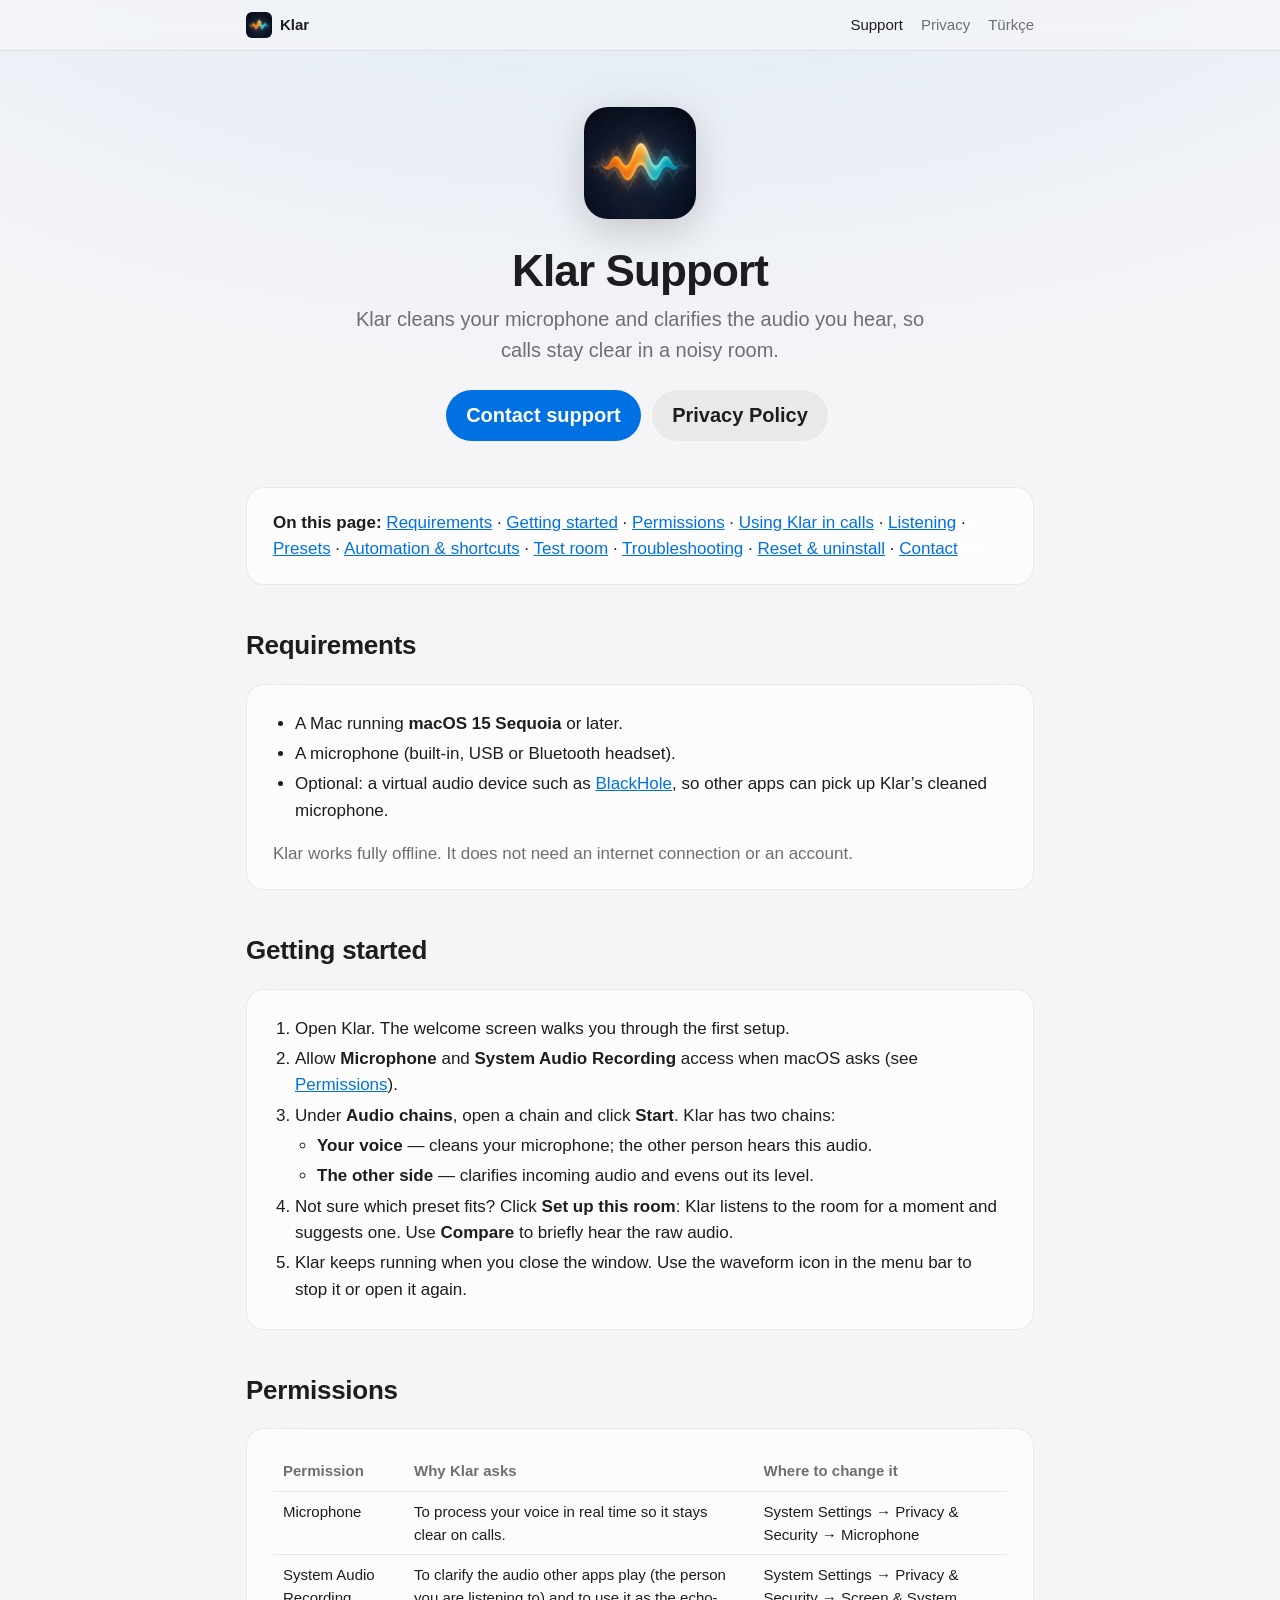
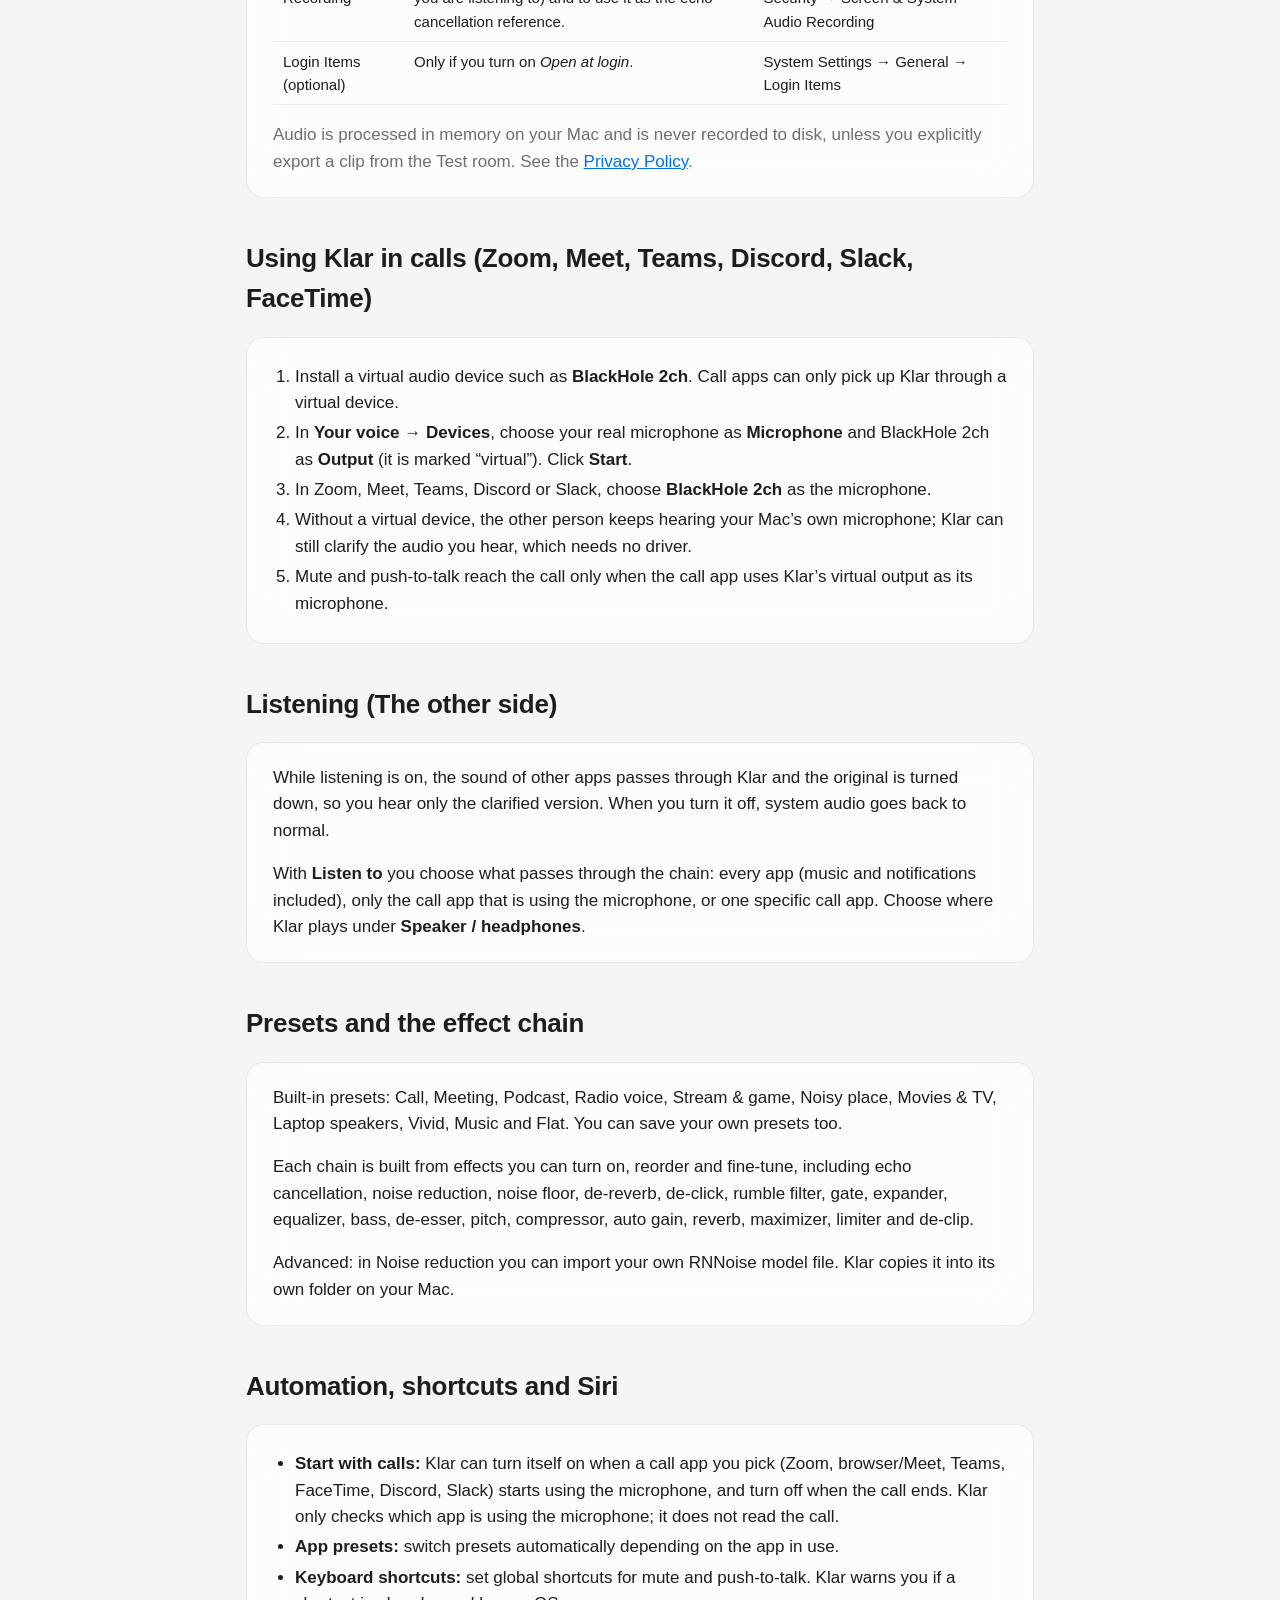
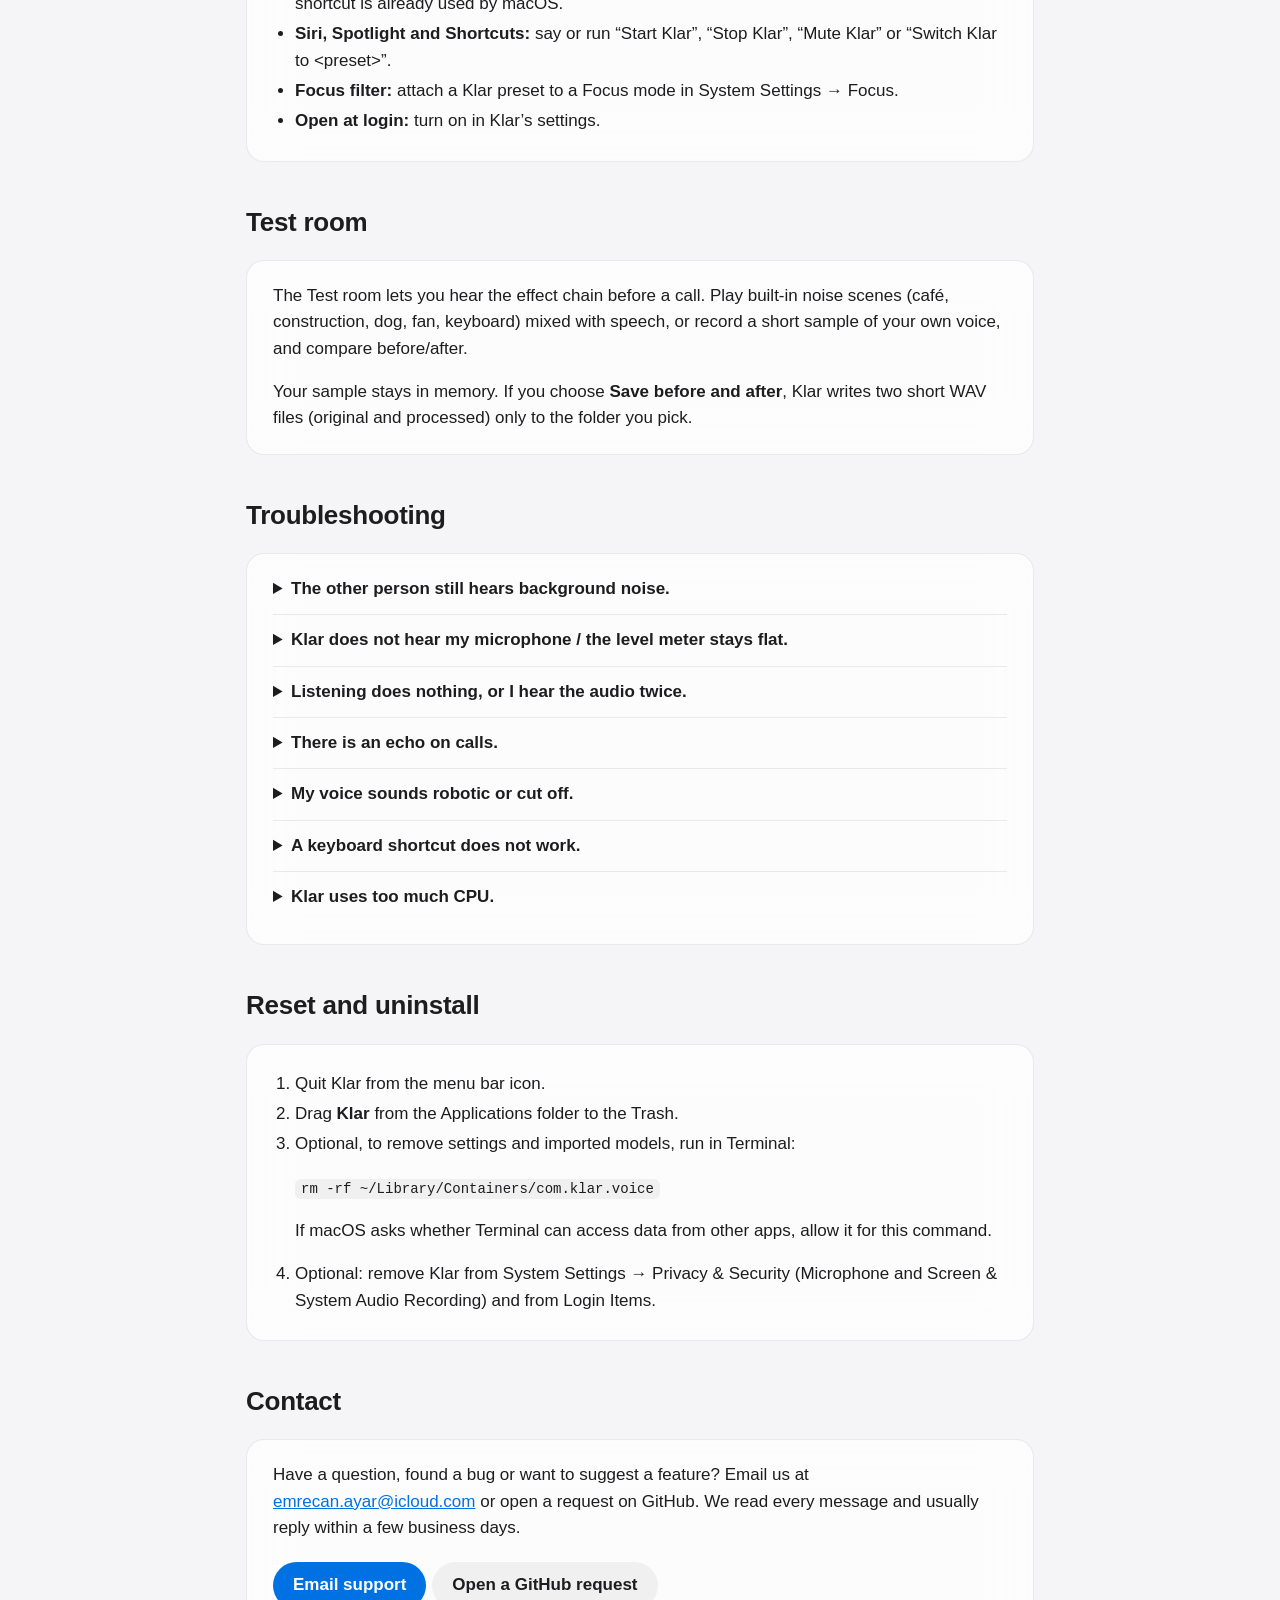
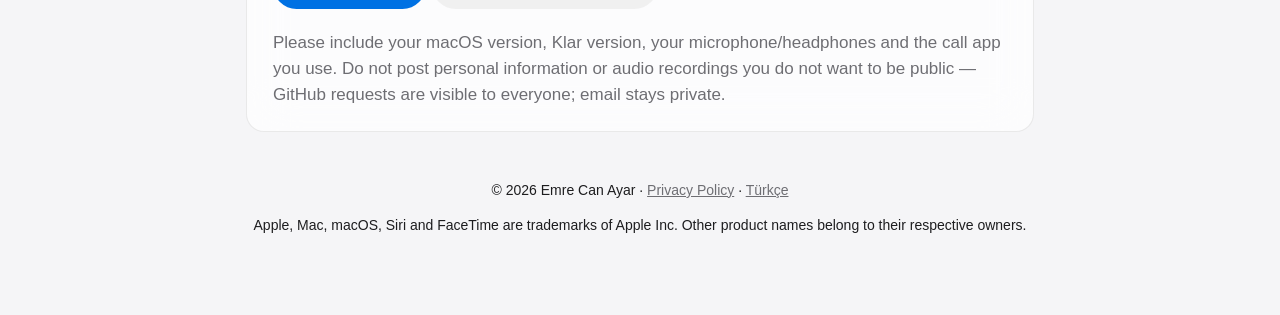
<file: index.html>
<!doctype html>
<html lang="en">
<head>
  <meta charset="utf-8">
  <meta name="viewport" content="width=device-width, initial-scale=1">
  <title>Klar Support</title>
  <meta name="description" content="Help, setup guide, troubleshooting and contact for Klar, the Mac app that cleans your microphone and clarifies the audio you hear.">
  <link rel="icon" href="icon.png">
  <link rel="alternate" hreflang="tr" href="tr/">
  <link rel="stylesheet" href="style.css">
</head>
<body>
<nav>
  <div class="inner">
    <a class="brand" href="./"><img src="icon.png" alt="">Klar</a>
    <a href="./" aria-current="page">Support</a>
    <a href="privacy.html">Privacy</a>
    <a href="tr/" hreflang="tr" lang="tr">Türkçe</a>
  </div>
</nav>

<div class="wrap">
  <header class="hero">
    <img src="icon.png" alt="Klar app icon">
    <h1>Klar Support</h1>
    <p>Klar cleans your microphone and clarifies the audio you hear, so calls stay clear in a noisy room.</p>
    <p style="margin-top:20px">
      <a class="button" href="#contact">Contact support</a>
      <a class="button secondary" href="privacy.html">Privacy Policy</a>
    </p>
  </header>

  <div class="card">
    <strong>On this page:</strong>
    <a href="#requirements">Requirements</a> ·
    <a href="#start">Getting started</a> ·
    <a href="#permissions">Permissions</a> ·
    <a href="#calls">Using Klar in calls</a> ·
    <a href="#listening">Listening</a> ·
    <a href="#presets">Presets</a> ·
    <a href="#automation">Automation &amp; shortcuts</a> ·
    <a href="#testroom">Test room</a> ·
    <a href="#troubleshooting">Troubleshooting</a> ·
    <a href="#reset">Reset &amp; uninstall</a> ·
    <a href="#contact">Contact</a>
  </div>

  <h2 id="requirements">Requirements</h2>
  <div class="card">
    <ul>
      <li>A Mac running <strong>macOS 15 Sequoia</strong> or later.</li>
      <li>A microphone (built-in, USB or Bluetooth headset).</li>
      <li>Optional: a virtual audio device such as <a href="https://existential.audio/blackhole/">BlackHole</a>, so other apps can pick up Klar’s cleaned microphone.</li>
    </ul>
    <p class="muted">Klar works fully offline. It does not need an internet connection or an account.</p>
  </div>

  <h2 id="start">Getting started</h2>
  <div class="card">
    <ol>
      <li>Open Klar. The welcome screen walks you through the first setup.</li>
      <li>Allow <strong>Microphone</strong> and <strong>System Audio Recording</strong> access when macOS asks (see <a href="#permissions">Permissions</a>).</li>
      <li>Under <strong>Audio chains</strong>, open a chain and click <strong>Start</strong>. Klar has two chains:
        <ul>
          <li><strong>Your voice</strong> — cleans your microphone; the other person hears this audio.</li>
          <li><strong>The other side</strong> — clarifies incoming audio and evens out its level.</li>
        </ul>
      </li>
      <li>Not sure which preset fits? Click <strong>Set up this room</strong>: Klar listens to the room for a moment and suggests one. Use <strong>Compare</strong> to briefly hear the raw audio.</li>
      <li>Klar keeps running when you close the window. Use the waveform icon in the menu bar to stop it or open it again.</li>
    </ol>
  </div>

  <h2 id="permissions">Permissions</h2>
  <div class="card">
    <div class="table-scroll">
      <table>
        <tr><th>Permission</th><th>Why Klar asks</th><th>Where to change it</th></tr>
        <tr><td>Microphone</td><td>To process your voice in real time so it stays clear on calls.</td><td>System Settings → Privacy &amp; Security → Microphone</td></tr>
        <tr><td>System Audio Recording</td><td>To clarify the audio other apps play (the person you are listening to) and to use it as the echo-cancellation reference.</td><td>System Settings → Privacy &amp; Security → Screen &amp; System Audio Recording</td></tr>
        <tr><td>Login Items (optional)</td><td>Only if you turn on <em>Open at login</em>.</td><td>System Settings → General → Login Items</td></tr>
      </table>
    </div>
    <p class="muted">Audio is processed in memory on your Mac and is never recorded to disk, unless you explicitly export a clip from the Test room. See the <a href="privacy.html">Privacy Policy</a>.</p>
  </div>

  <h2 id="calls">Using Klar in calls (Zoom, Meet, Teams, Discord, Slack, FaceTime)</h2>
  <div class="card">
    <ol>
      <li>Install a virtual audio device such as <strong>BlackHole 2ch</strong>. Call apps can only pick up Klar through a virtual device.</li>
      <li>In <strong>Your voice</strong> → <strong>Devices</strong>, choose your real microphone as <strong>Microphone</strong> and BlackHole 2ch as <strong>Output</strong> (it is marked “virtual”). Click <strong>Start</strong>.</li>
      <li>In Zoom, Meet, Teams, Discord or Slack, choose <strong>BlackHole 2ch</strong> as the microphone.</li>
      <li>Without a virtual device, the other person keeps hearing your Mac’s own microphone; Klar can still clarify the audio you hear, which needs no driver.</li>
      <li>Mute and push-to-talk reach the call only when the call app uses Klar’s virtual output as its microphone.</li>
    </ol>
  </div>

  <h2 id="listening">Listening (The other side)</h2>
  <div class="card">
    <p>While listening is on, the sound of other apps passes through Klar and the original is turned down, so you hear only the clarified version. When you turn it off, system audio goes back to normal.</p>
    <p>With <strong>Listen to</strong> you choose what passes through the chain: every app (music and notifications included), only the call app that is using the microphone, or one specific call app. Choose where Klar plays under <strong>Speaker / headphones</strong>.</p>
  </div>

  <h2 id="presets">Presets and the effect chain</h2>
  <div class="card">
    <p>Built-in presets: Call, Meeting, Podcast, Radio voice, Stream &amp; game, Noisy place, Movies &amp; TV, Laptop speakers, Vivid, Music and Flat. You can save your own presets too.</p>
    <p>Each chain is built from effects you can turn on, reorder and fine-tune, including echo cancellation, noise reduction, noise floor, de-reverb, de-click, rumble filter, gate, expander, equalizer, bass, de-esser, pitch, compressor, auto gain, reverb, maximizer, limiter and de-clip.</p>
    <p>Advanced: in Noise reduction you can import your own RNNoise model file. Klar copies it into its own folder on your Mac.</p>
  </div>

  <h2 id="automation">Automation, shortcuts and Siri</h2>
  <div class="card">
    <ul>
      <li><strong>Start with calls:</strong> Klar can turn itself on when a call app you pick (Zoom, browser/Meet, Teams, FaceTime, Discord, Slack) starts using the microphone, and turn off when the call ends. Klar only checks which app is using the microphone; it does not read the call.</li>
      <li><strong>App presets:</strong> switch presets automatically depending on the app in use.</li>
      <li><strong>Keyboard shortcuts:</strong> set global shortcuts for mute and push-to-talk. Klar warns you if a shortcut is already used by macOS.</li>
      <li><strong>Siri, Spotlight and Shortcuts:</strong> say or run “Start Klar”, “Stop Klar”, “Mute Klar” or “Switch Klar to &lt;preset&gt;”.</li>
      <li><strong>Focus filter:</strong> attach a Klar preset to a Focus mode in System Settings → Focus.</li>
      <li><strong>Open at login:</strong> turn on in Klar’s settings.</li>
    </ul>
  </div>

  <h2 id="testroom">Test room</h2>
  <div class="card">
    <p>The Test room lets you hear the effect chain before a call. Play built-in noise scenes (café, construction, dog, fan, keyboard) mixed with speech, or record a short sample of your own voice, and compare before/after.</p>
    <p>Your sample stays in memory. If you choose <strong>Save before and after</strong>, Klar writes two short WAV files (original and processed) only to the folder you pick.</p>
  </div>

  <h2 id="troubleshooting">Troubleshooting</h2>
  <div class="card">
    <details>
      <summary>The other person still hears background noise.</summary>
      <p>If Klar shows “Not reaching calls”, follow <a href="#calls">Using Klar in calls</a>. Make sure your call app’s microphone is set to the device Klar outputs to (a virtual device such as BlackHole). If the call app uses your Mac’s built-in microphone directly, Klar cannot clean it. Also turn off the call app’s own noise suppression if it makes your voice sound choppy.</p>
    </details>
    <details>
      <summary>Klar does not hear my microphone / the level meter stays flat.</summary>
      <p>Open System Settings → Privacy &amp; Security → Microphone and make sure Klar is on. Then check that the right input device is selected in Klar. Quit and reopen Klar after changing the permission.</p>
    </details>
    <details>
      <summary>Listening does nothing, or I hear the audio twice.</summary>
      <p>Allow Klar under System Settings → Privacy &amp; Security → Screen &amp; System Audio Recording, then restart listening. If you hear audio twice, check that Klar’s output and the app’s output are not routed to two different devices.</p>
    </details>
    <details>
      <summary>There is an echo on calls.</summary>
      <p>Use headphones if you can. Otherwise keep Echo cancellation on in Your voice and allow System Audio Recording so Klar knows what your speakers are playing.</p>
    </details>
    <details>
      <summary>My voice sounds robotic or cut off.</summary>
      <p>Lower the Noise reduction strength or the Gate threshold, or try the Meeting or Flat preset. Very strong settings can remove quiet parts of speech.</p>
    </details>
    <details>
      <summary>A keyboard shortcut does not work.</summary>
      <p>The shortcut may already be used by macOS or another app. Choose a different combination in Klar’s settings.</p>
    </details>
    <details>
      <summary>Klar uses too much CPU.</summary>
      <p>Turn off effects you do not need, especially heavy ones such as De-reverb or neural noise reduction on both chains at the same time.</p>
    </details>
  </div>

  <h2 id="reset">Reset and uninstall</h2>
  <div class="card">
    <ol>
      <li>Quit Klar from the menu bar icon.</li>
      <li>Drag <strong>Klar</strong> from the Applications folder to the Trash.</li>
      <li>Optional, to remove settings and imported models, run in Terminal:
        <p><code>rm -rf ~/Library/Containers/com.klar.voice</code></p>
        <p>If macOS asks whether Terminal can access data from other apps, allow it for this command.</p>
      </li>
      <li>Optional: remove Klar from System Settings → Privacy &amp; Security (Microphone and Screen &amp; System Audio Recording) and from Login Items.</li>
    </ol>
  </div>

  <h2 id="contact">Contact</h2>
  <div class="card">
    <p>Have a question, found a bug or want to suggest a feature? Email us at <a href="mailto:emrecan.ayar@icloud.com">emrecan.ayar@icloud.com</a> or open a request on GitHub. We read every message and usually reply within a few business days.</p>
    <p><a class="button" href="mailto:emrecan.ayar@icloud.com?subject=Klar%20Support">Email support</a><a class="button secondary" href="https://github.com/emrecanayar/klar-support/issues/new/choose">Open a GitHub request</a></p>
    <p class="muted">Please include your macOS version, Klar version, your microphone/headphones and the call app you use. Do not post personal information or audio recordings you do not want to be public — GitHub requests are visible to everyone; email stays private.</p>
  </div>

  <footer>
    <p>© 2026 Emre Can Ayar · <a href="privacy.html">Privacy Policy</a> · <a href="tr/">Türkçe</a></p>
    <p>Apple, Mac, macOS, Siri and FaceTime are trademarks of Apple Inc. Other product names belong to their respective owners.</p>
  </footer>
</div>
</body>
</html>
</file>
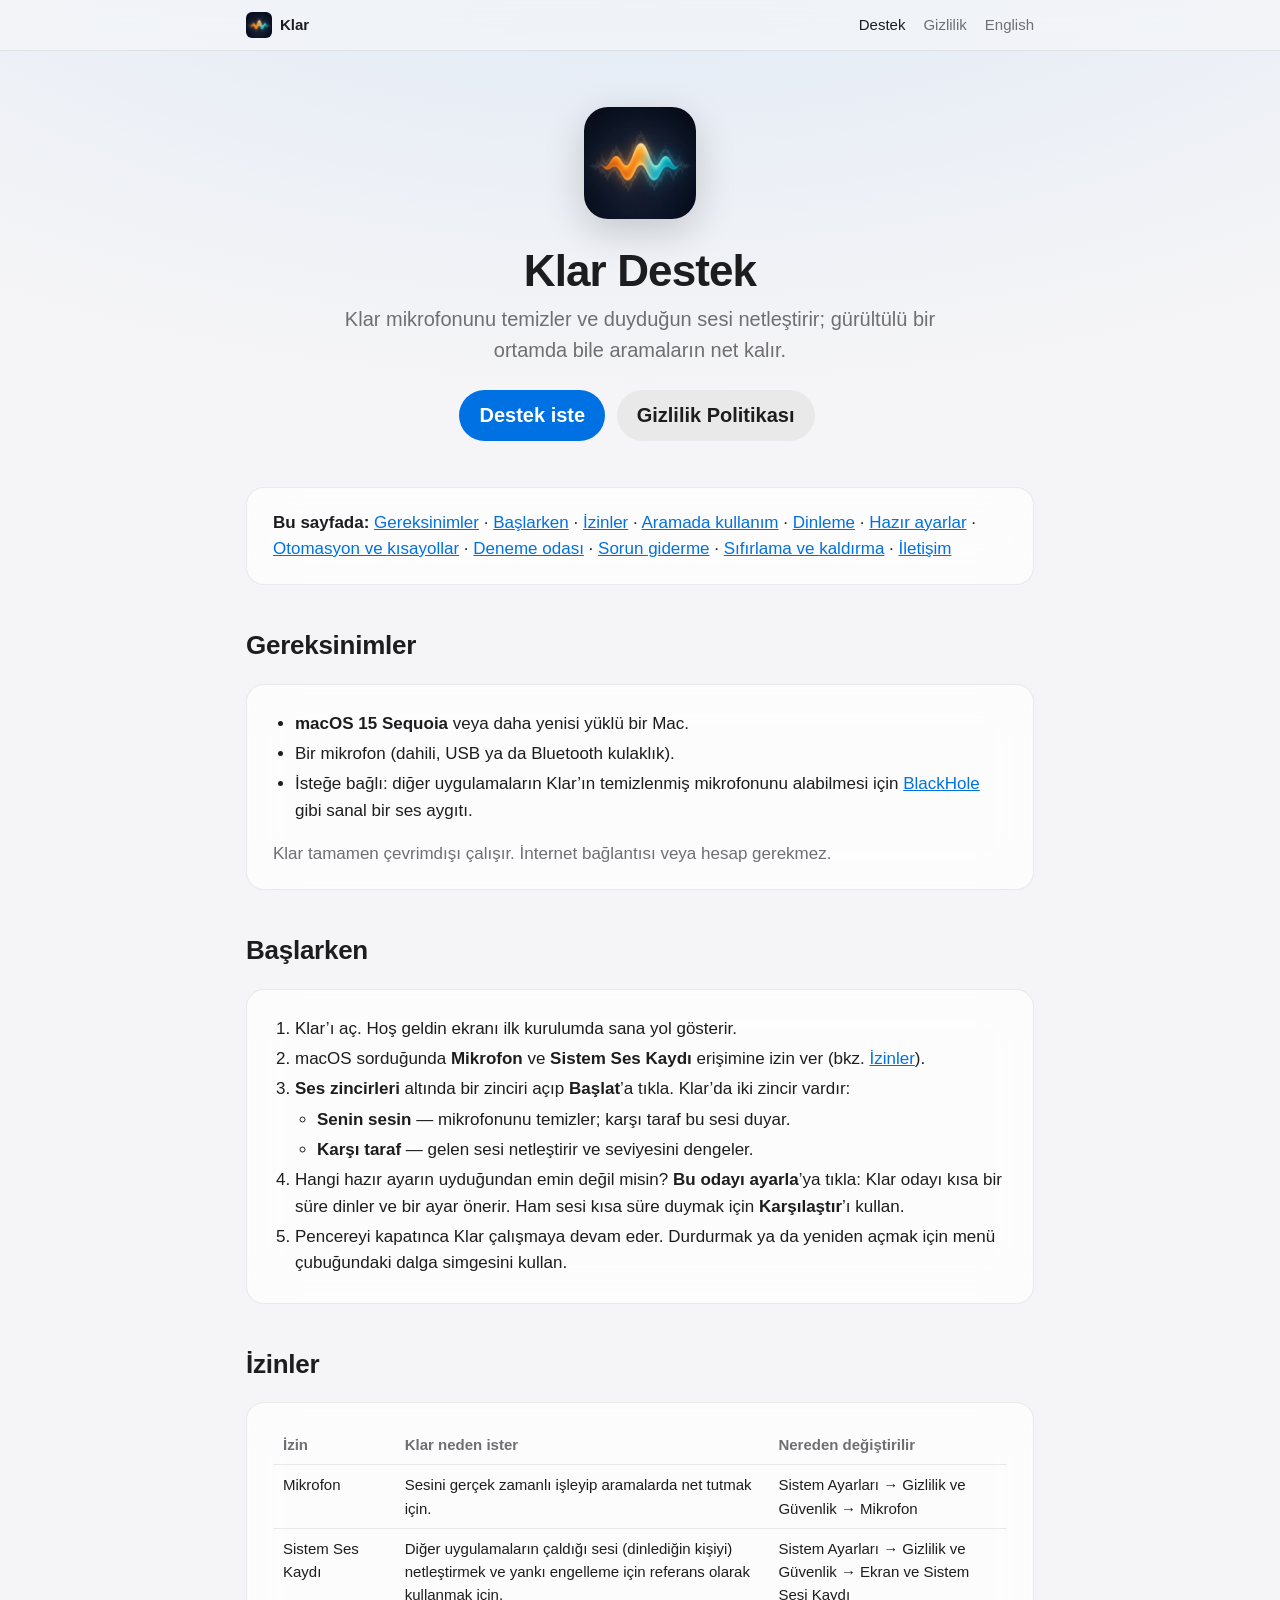
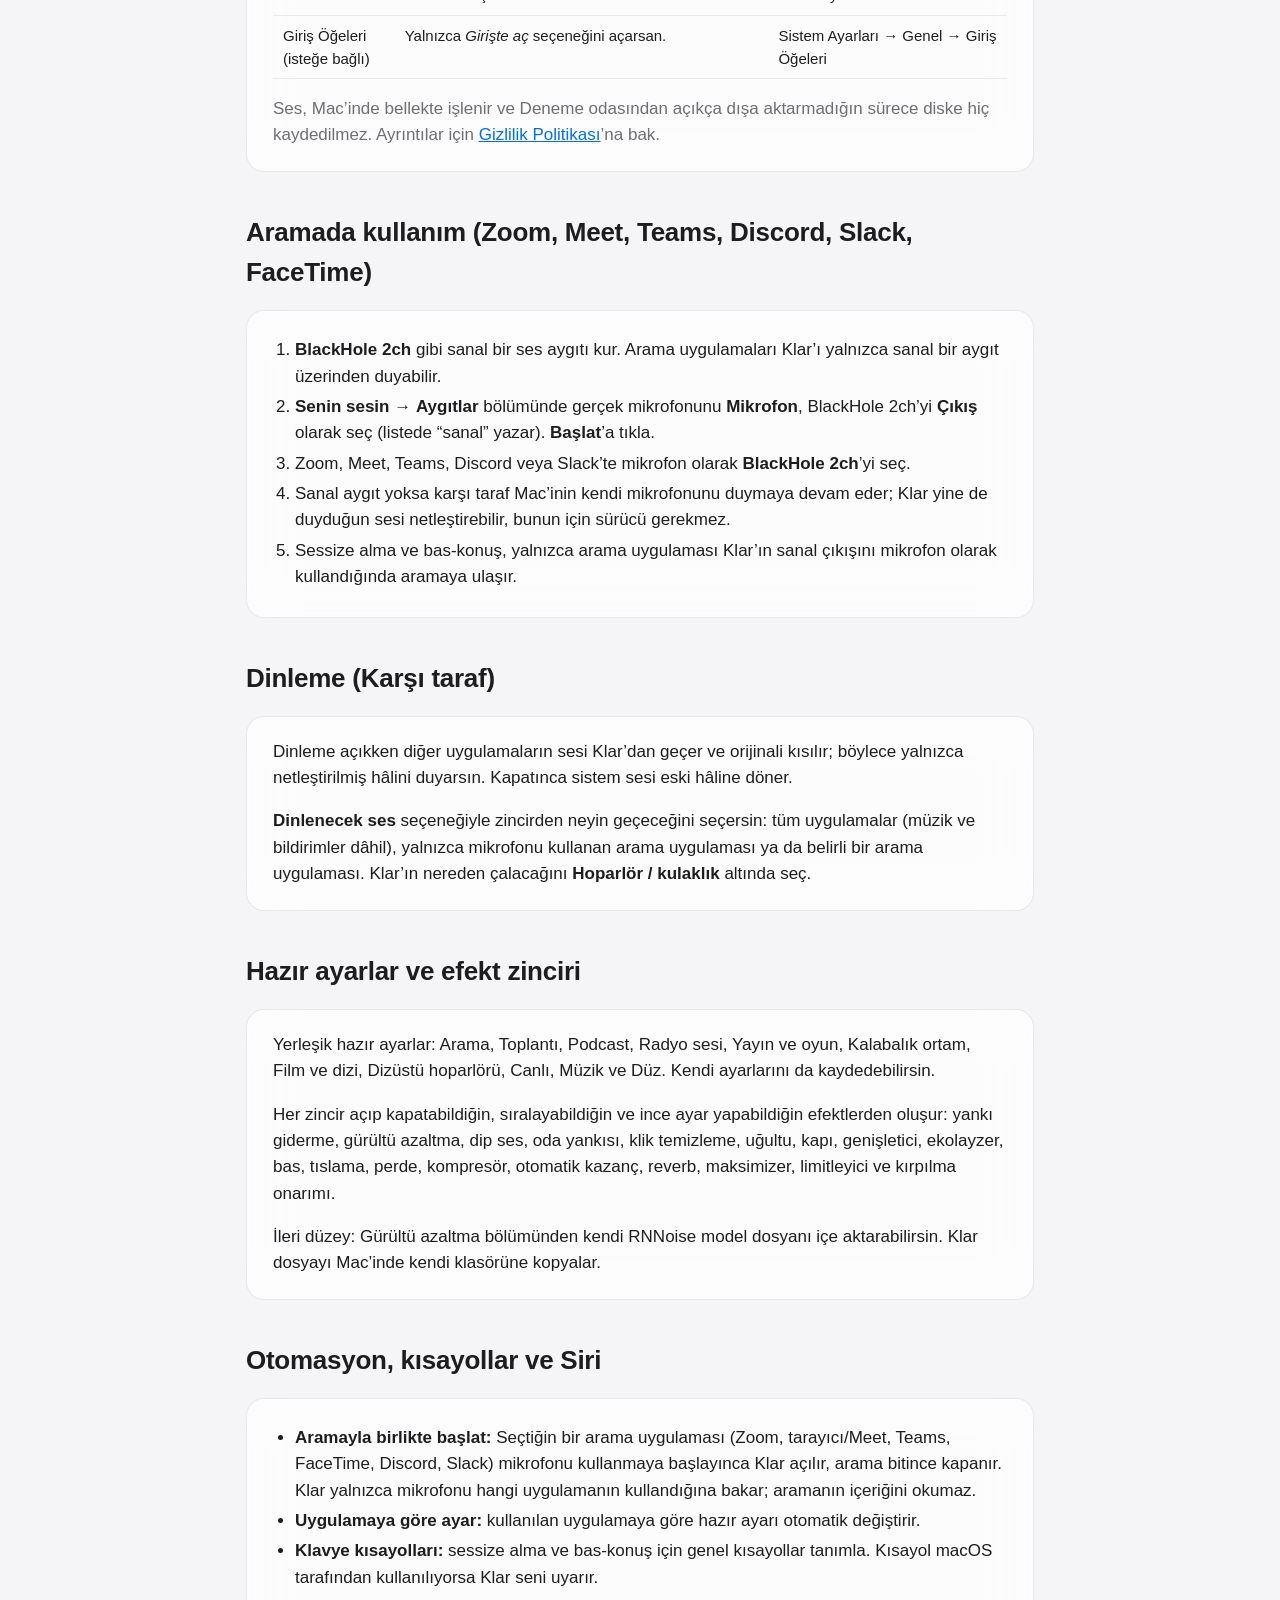
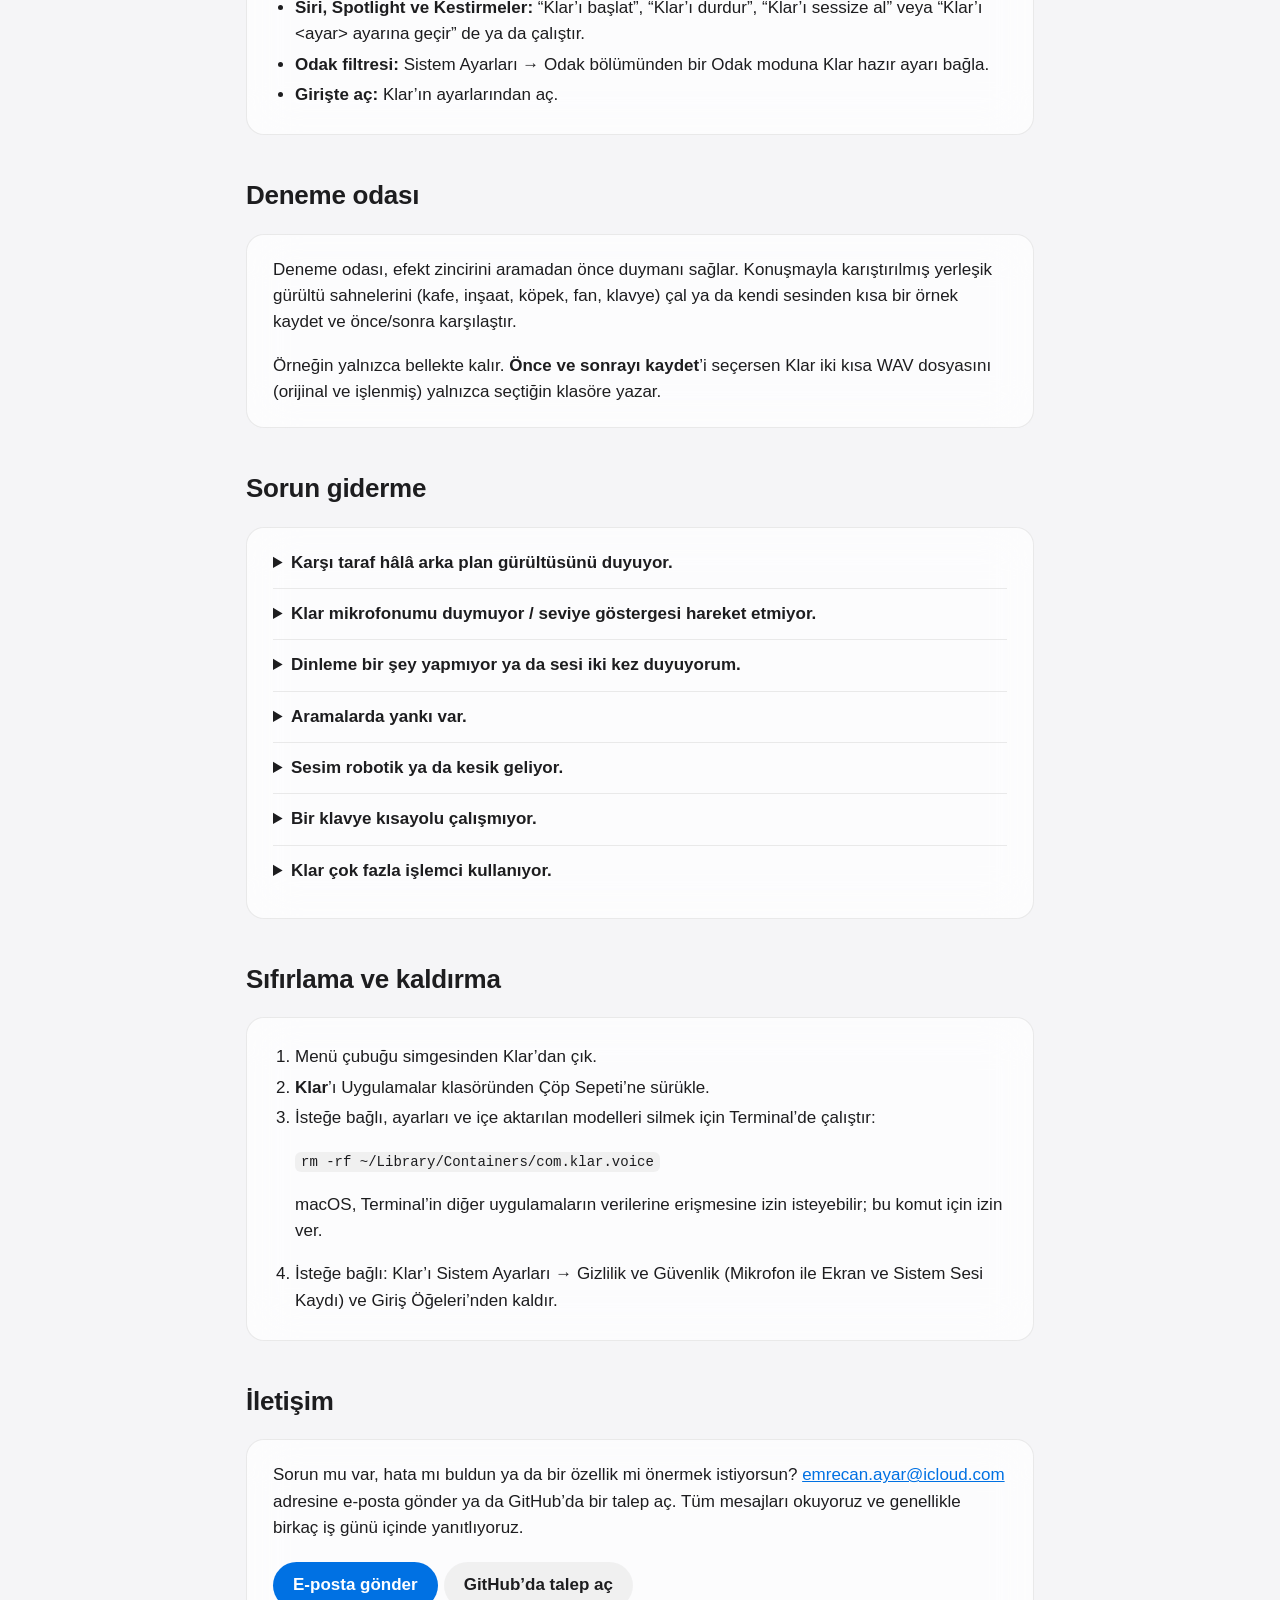
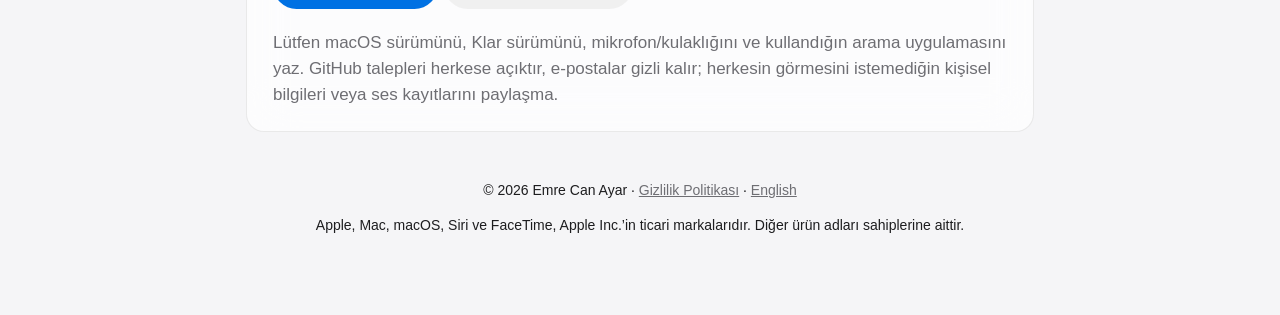
<file: tr/index.html>
<!doctype html>
<html lang="tr">
<head>
  <meta charset="utf-8">
  <meta name="viewport" content="width=device-width, initial-scale=1">
  <title>Klar Destek</title>
  <meta name="description" content="Mikrofonunu temizleyen ve duyduğun sesi netleştiren Mac uygulaması Klar için yardım, kurulum rehberi, sorun giderme ve iletişim.">
  <link rel="icon" href="../icon.png">
  <link rel="alternate" hreflang="en" href="../">
  <link rel="stylesheet" href="../style.css">
</head>
<body>
<nav>
  <div class="inner">
    <a class="brand" href="./"><img src="../icon.png" alt="">Klar</a>
    <a href="./" aria-current="page">Destek</a>
    <a href="privacy.html">Gizlilik</a>
    <a href="../" hreflang="en" lang="en">English</a>
  </div>
</nav>

<div class="wrap">
  <header class="hero">
    <img src="../icon.png" alt="Klar uygulama simgesi">
    <h1>Klar Destek</h1>
    <p>Klar mikrofonunu temizler ve duyduğun sesi netleştirir; gürültülü bir ortamda bile aramaların net kalır.</p>
    <p style="margin-top:20px">
      <a class="button" href="#iletisim">Destek iste</a>
      <a class="button secondary" href="privacy.html">Gizlilik Politikası</a>
    </p>
  </header>

  <div class="card">
    <strong>Bu sayfada:</strong>
    <a href="#gereksinimler">Gereksinimler</a> ·
    <a href="#baslarken">Başlarken</a> ·
    <a href="#izinler">İzinler</a> ·
    <a href="#aramalar">Aramada kullanım</a> ·
    <a href="#dinleme">Dinleme</a> ·
    <a href="#ayarlar">Hazır ayarlar</a> ·
    <a href="#otomasyon">Otomasyon ve kısayollar</a> ·
    <a href="#deneme">Deneme odası</a> ·
    <a href="#sorunlar">Sorun giderme</a> ·
    <a href="#kaldirma">Sıfırlama ve kaldırma</a> ·
    <a href="#iletisim">İletişim</a>
  </div>

  <h2 id="gereksinimler">Gereksinimler</h2>
  <div class="card">
    <ul>
      <li><strong>macOS 15 Sequoia</strong> veya daha yenisi yüklü bir Mac.</li>
      <li>Bir mikrofon (dahili, USB ya da Bluetooth kulaklık).</li>
      <li>İsteğe bağlı: diğer uygulamaların Klar’ın temizlenmiş mikrofonunu alabilmesi için <a href="https://existential.audio/blackhole/">BlackHole</a> gibi sanal bir ses aygıtı.</li>
    </ul>
    <p class="muted">Klar tamamen çevrimdışı çalışır. İnternet bağlantısı veya hesap gerekmez.</p>
  </div>

  <h2 id="baslarken">Başlarken</h2>
  <div class="card">
    <ol>
      <li>Klar’ı aç. Hoş geldin ekranı ilk kurulumda sana yol gösterir.</li>
      <li>macOS sorduğunda <strong>Mikrofon</strong> ve <strong>Sistem Ses Kaydı</strong> erişimine izin ver (bkz. <a href="#izinler">İzinler</a>).</li>
      <li><strong>Ses zincirleri</strong> altında bir zinciri açıp <strong>Başlat</strong>’a tıkla. Klar’da iki zincir vardır:
        <ul>
          <li><strong>Senin sesin</strong> — mikrofonunu temizler; karşı taraf bu sesi duyar.</li>
          <li><strong>Karşı taraf</strong> — gelen sesi netleştirir ve seviyesini dengeler.</li>
        </ul>
      </li>
      <li>Hangi hazır ayarın uyduğundan emin değil misin? <strong>Bu odayı ayarla</strong>’ya tıkla: Klar odayı kısa bir süre dinler ve bir ayar önerir. Ham sesi kısa süre duymak için <strong>Karşılaştır</strong>’ı kullan.</li>
      <li>Pencereyi kapatınca Klar çalışmaya devam eder. Durdurmak ya da yeniden açmak için menü çubuğundaki dalga simgesini kullan.</li>
    </ol>
  </div>

  <h2 id="izinler">İzinler</h2>
  <div class="card">
    <div class="table-scroll">
      <table>
        <tr><th>İzin</th><th>Klar neden ister</th><th>Nereden değiştirilir</th></tr>
        <tr><td>Mikrofon</td><td>Sesini gerçek zamanlı işleyip aramalarda net tutmak için.</td><td>Sistem Ayarları → Gizlilik ve Güvenlik → Mikrofon</td></tr>
        <tr><td>Sistem Ses Kaydı</td><td>Diğer uygulamaların çaldığı sesi (dinlediğin kişiyi) netleştirmek ve yankı engelleme için referans olarak kullanmak için.</td><td>Sistem Ayarları → Gizlilik ve Güvenlik → Ekran ve Sistem Sesi Kaydı</td></tr>
        <tr><td>Giriş Öğeleri (isteğe bağlı)</td><td>Yalnızca <em>Girişte aç</em> seçeneğini açarsan.</td><td>Sistem Ayarları → Genel → Giriş Öğeleri</td></tr>
      </table>
    </div>
    <p class="muted">Ses, Mac’inde bellekte işlenir ve Deneme odasından açıkça dışa aktarmadığın sürece diske hiç kaydedilmez. Ayrıntılar için <a href="privacy.html">Gizlilik Politikası</a>’na bak.</p>
  </div>

  <h2 id="aramalar">Aramada kullanım (Zoom, Meet, Teams, Discord, Slack, FaceTime)</h2>
  <div class="card">
    <ol>
      <li><strong>BlackHole 2ch</strong> gibi sanal bir ses aygıtı kur. Arama uygulamaları Klar’ı yalnızca sanal bir aygıt üzerinden duyabilir.</li>
      <li><strong>Senin sesin</strong> → <strong>Aygıtlar</strong> bölümünde gerçek mikrofonunu <strong>Mikrofon</strong>, BlackHole 2ch’yi <strong>Çıkış</strong> olarak seç (listede “sanal” yazar). <strong>Başlat</strong>’a tıkla.</li>
      <li>Zoom, Meet, Teams, Discord veya Slack’te mikrofon olarak <strong>BlackHole 2ch</strong>’yi seç.</li>
      <li>Sanal aygıt yoksa karşı taraf Mac’inin kendi mikrofonunu duymaya devam eder; Klar yine de duyduğun sesi netleştirebilir, bunun için sürücü gerekmez.</li>
      <li>Sessize alma ve bas-konuş, yalnızca arama uygulaması Klar’ın sanal çıkışını mikrofon olarak kullandığında aramaya ulaşır.</li>
    </ol>
  </div>

  <h2 id="dinleme">Dinleme (Karşı taraf)</h2>
  <div class="card">
    <p>Dinleme açıkken diğer uygulamaların sesi Klar’dan geçer ve orijinali kısılır; böylece yalnızca netleştirilmiş hâlini duyarsın. Kapatınca sistem sesi eski hâline döner.</p>
    <p><strong>Dinlenecek ses</strong> seçeneğiyle zincirden neyin geçeceğini seçersin: tüm uygulamalar (müzik ve bildirimler dâhil), yalnızca mikrofonu kullanan arama uygulaması ya da belirli bir arama uygulaması. Klar’ın nereden çalacağını <strong>Hoparlör / kulaklık</strong> altında seç.</p>
  </div>

  <h2 id="ayarlar">Hazır ayarlar ve efekt zinciri</h2>
  <div class="card">
    <p>Yerleşik hazır ayarlar: Arama, Toplantı, Podcast, Radyo sesi, Yayın ve oyun, Kalabalık ortam, Film ve dizi, Dizüstü hoparlörü, Canlı, Müzik ve Düz. Kendi ayarlarını da kaydedebilirsin.</p>
    <p>Her zincir açıp kapatabildiğin, sıralayabildiğin ve ince ayar yapabildiğin efektlerden oluşur: yankı giderme, gürültü azaltma, dip ses, oda yankısı, klik temizleme, uğultu, kapı, genişletici, ekolayzer, bas, tıslama, perde, kompresör, otomatik kazanç, reverb, maksimizer, limitleyici ve kırpılma onarımı.</p>
    <p>İleri düzey: Gürültü azaltma bölümünden kendi RNNoise model dosyanı içe aktarabilirsin. Klar dosyayı Mac’inde kendi klasörüne kopyalar.</p>
  </div>

  <h2 id="otomasyon">Otomasyon, kısayollar ve Siri</h2>
  <div class="card">
    <ul>
      <li><strong>Aramayla birlikte başlat:</strong> Seçtiğin bir arama uygulaması (Zoom, tarayıcı/Meet, Teams, FaceTime, Discord, Slack) mikrofonu kullanmaya başlayınca Klar açılır, arama bitince kapanır. Klar yalnızca mikrofonu hangi uygulamanın kullandığına bakar; aramanın içeriğini okumaz.</li>
      <li><strong>Uygulamaya göre ayar:</strong> kullanılan uygulamaya göre hazır ayarı otomatik değiştirir.</li>
      <li><strong>Klavye kısayolları:</strong> sessize alma ve bas-konuş için genel kısayollar tanımla. Kısayol macOS tarafından kullanılıyorsa Klar seni uyarır.</li>
      <li><strong>Siri, Spotlight ve Kestirmeler:</strong> “Klar’ı başlat”, “Klar’ı durdur”, “Klar’ı sessize al” veya “Klar’ı &lt;ayar&gt; ayarına geçir” de ya da çalıştır.</li>
      <li><strong>Odak filtresi:</strong> Sistem Ayarları → Odak bölümünden bir Odak moduna Klar hazır ayarı bağla.</li>
      <li><strong>Girişte aç:</strong> Klar’ın ayarlarından aç.</li>
    </ul>
  </div>

  <h2 id="deneme">Deneme odası</h2>
  <div class="card">
    <p>Deneme odası, efekt zincirini aramadan önce duymanı sağlar. Konuşmayla karıştırılmış yerleşik gürültü sahnelerini (kafe, inşaat, köpek, fan, klavye) çal ya da kendi sesinden kısa bir örnek kaydet ve önce/sonra karşılaştır.</p>
    <p>Örneğin yalnızca bellekte kalır. <strong>Önce ve sonrayı kaydet</strong>’i seçersen Klar iki kısa WAV dosyasını (orijinal ve işlenmiş) yalnızca seçtiğin klasöre yazar.</p>
  </div>

  <h2 id="sorunlar">Sorun giderme</h2>
  <div class="card">
    <details>
      <summary>Karşı taraf hâlâ arka plan gürültüsünü duyuyor.</summary>
      <p>Klar “Aramaya gitmiyor” diyorsa <a href="#aramalar">Aramada kullanım</a> adımlarını izle. Arama uygulamasının mikrofonunun Klar’ın çıkış verdiği aygıta (BlackHole gibi sanal bir aygıt) ayarlı olduğundan emin ol. Arama uygulaması doğrudan Mac’in dahili mikrofonunu kullanıyorsa Klar onu temizleyemez. Sesin kesik kesik geliyorsa arama uygulamasının kendi gürültü bastırmasını kapat.</p>
    </details>
    <details>
      <summary>Klar mikrofonumu duymuyor / seviye göstergesi hareket etmiyor.</summary>
      <p>Sistem Ayarları → Gizlilik ve Güvenlik → Mikrofon’u aç ve Klar’ın açık olduğundan emin ol. Sonra Klar’da doğru giriş aygıtının seçili olduğunu kontrol et. İzni değiştirdikten sonra Klar’dan çıkıp yeniden aç.</p>
    </details>
    <details>
      <summary>Dinleme bir şey yapmıyor ya da sesi iki kez duyuyorum.</summary>
      <p>Sistem Ayarları → Gizlilik ve Güvenlik → Ekran ve Sistem Sesi Kaydı’ndan Klar’a izin ver, sonra dinlemeyi yeniden başlat. Sesi iki kez duyuyorsan Klar’ın çıkışıyla uygulamanın çıkışının iki farklı aygıta gitmediğini kontrol et.</p>
    </details>
    <details>
      <summary>Aramalarda yankı var.</summary>
      <p>Mümkünse kulaklık kullan. Kullanamıyorsan Senin sesin zincirinde Yankı gidermeyi açık tut ve Klar’ın hoparlörlerin ne çaldığını bilmesi için Sistem Ses Kaydı’na izin ver.</p>
    </details>
    <details>
      <summary>Sesim robotik ya da kesik geliyor.</summary>
      <p>Gürültü azaltma gücünü veya Kapı eşiğini düşür ya da Toplantı veya Düz ayarını dene. Çok güçlü ayarlar konuşmanın sessiz kısımlarını silebilir.</p>
    </details>
    <details>
      <summary>Bir klavye kısayolu çalışmıyor.</summary>
      <p>Kısayol macOS ya da başka bir uygulama tarafından kullanılıyor olabilir. Klar’ın ayarlarından farklı bir tuş bileşimi seç.</p>
    </details>
    <details>
      <summary>Klar çok fazla işlemci kullanıyor.</summary>
      <p>İhtiyacın olmayan efektleri kapat; özellikle Oda yankısı veya yapay zekâ tabanlı gürültü azaltma gibi ağır efektleri iki zincirde aynı anda çalıştırma.</p>
    </details>
  </div>

  <h2 id="kaldirma">Sıfırlama ve kaldırma</h2>
  <div class="card">
    <ol>
      <li>Menü çubuğu simgesinden Klar’dan çık.</li>
      <li><strong>Klar</strong>’ı Uygulamalar klasöründen Çöp Sepeti’ne sürükle.</li>
      <li>İsteğe bağlı, ayarları ve içe aktarılan modelleri silmek için Terminal’de çalıştır:
        <p><code>rm -rf ~/Library/Containers/com.klar.voice</code></p>
        <p>macOS, Terminal’in diğer uygulamaların verilerine erişmesine izin isteyebilir; bu komut için izin ver.</p>
      </li>
      <li>İsteğe bağlı: Klar’ı Sistem Ayarları → Gizlilik ve Güvenlik (Mikrofon ile Ekran ve Sistem Sesi Kaydı) ve Giriş Öğeleri’nden kaldır.</li>
    </ol>
  </div>

  <h2 id="iletisim">İletişim</h2>
  <div class="card">
    <p>Sorun mu var, hata mı buldun ya da bir özellik mi önermek istiyorsun? <a href="mailto:emrecan.ayar@icloud.com">emrecan.ayar@icloud.com</a> adresine e-posta gönder ya da GitHub’da bir talep aç. Tüm mesajları okuyoruz ve genellikle birkaç iş günü içinde yanıtlıyoruz.</p>
    <p><a class="button" href="mailto:emrecan.ayar@icloud.com?subject=Klar%20Destek">E-posta gönder</a><a class="button secondary" href="https://github.com/emrecanayar/klar-support/issues/new/choose">GitHub’da talep aç</a></p>
    <p class="muted">Lütfen macOS sürümünü, Klar sürümünü, mikrofon/kulaklığını ve kullandığın arama uygulamasını yaz. GitHub talepleri herkese açıktır, e-postalar gizli kalır; herkesin görmesini istemediğin kişisel bilgileri veya ses kayıtlarını paylaşma.</p>
  </div>

  <footer>
    <p>© 2026 Emre Can Ayar · <a href="privacy.html">Gizlilik Politikası</a> · <a href="../">English</a></p>
    <p>Apple, Mac, macOS, Siri ve FaceTime, Apple Inc.’in ticari markalarıdır. Diğer ürün adları sahiplerine aittir.</p>
  </footer>
</div>
</body>
</html>
</file>
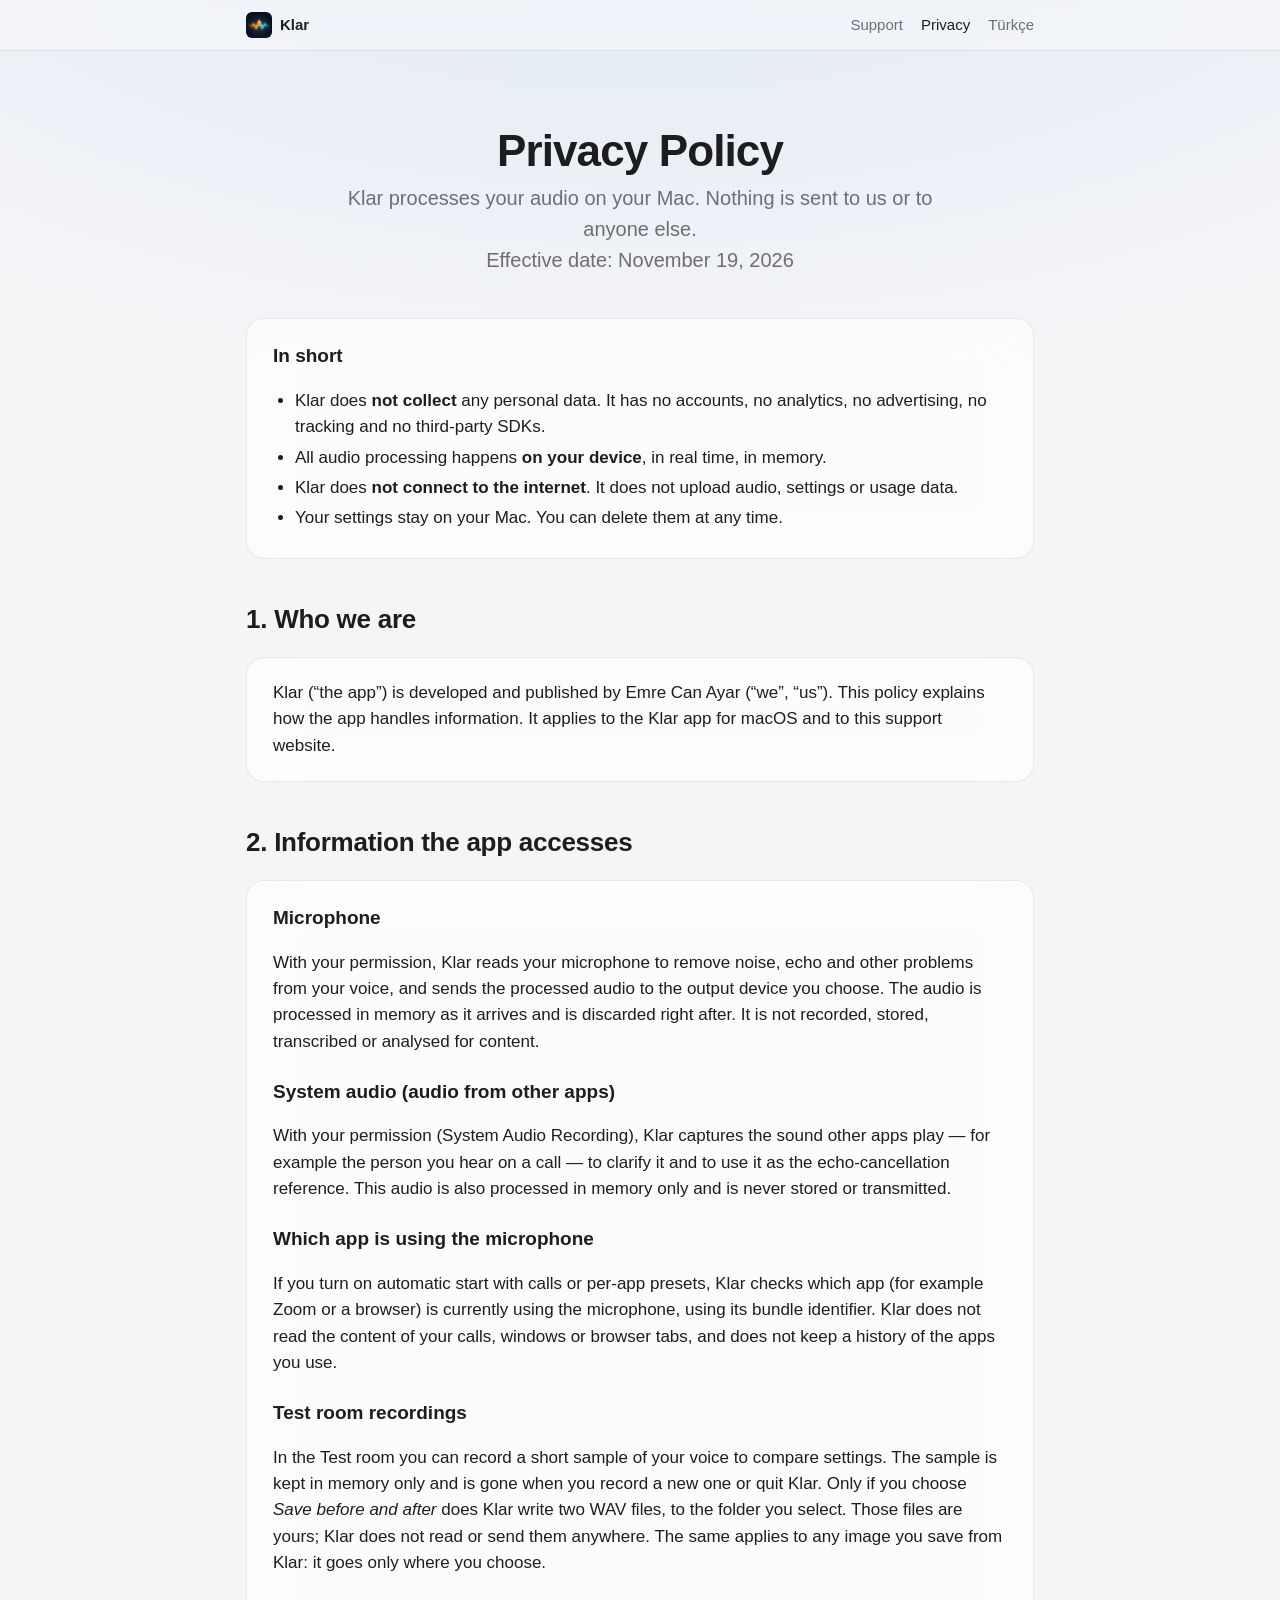
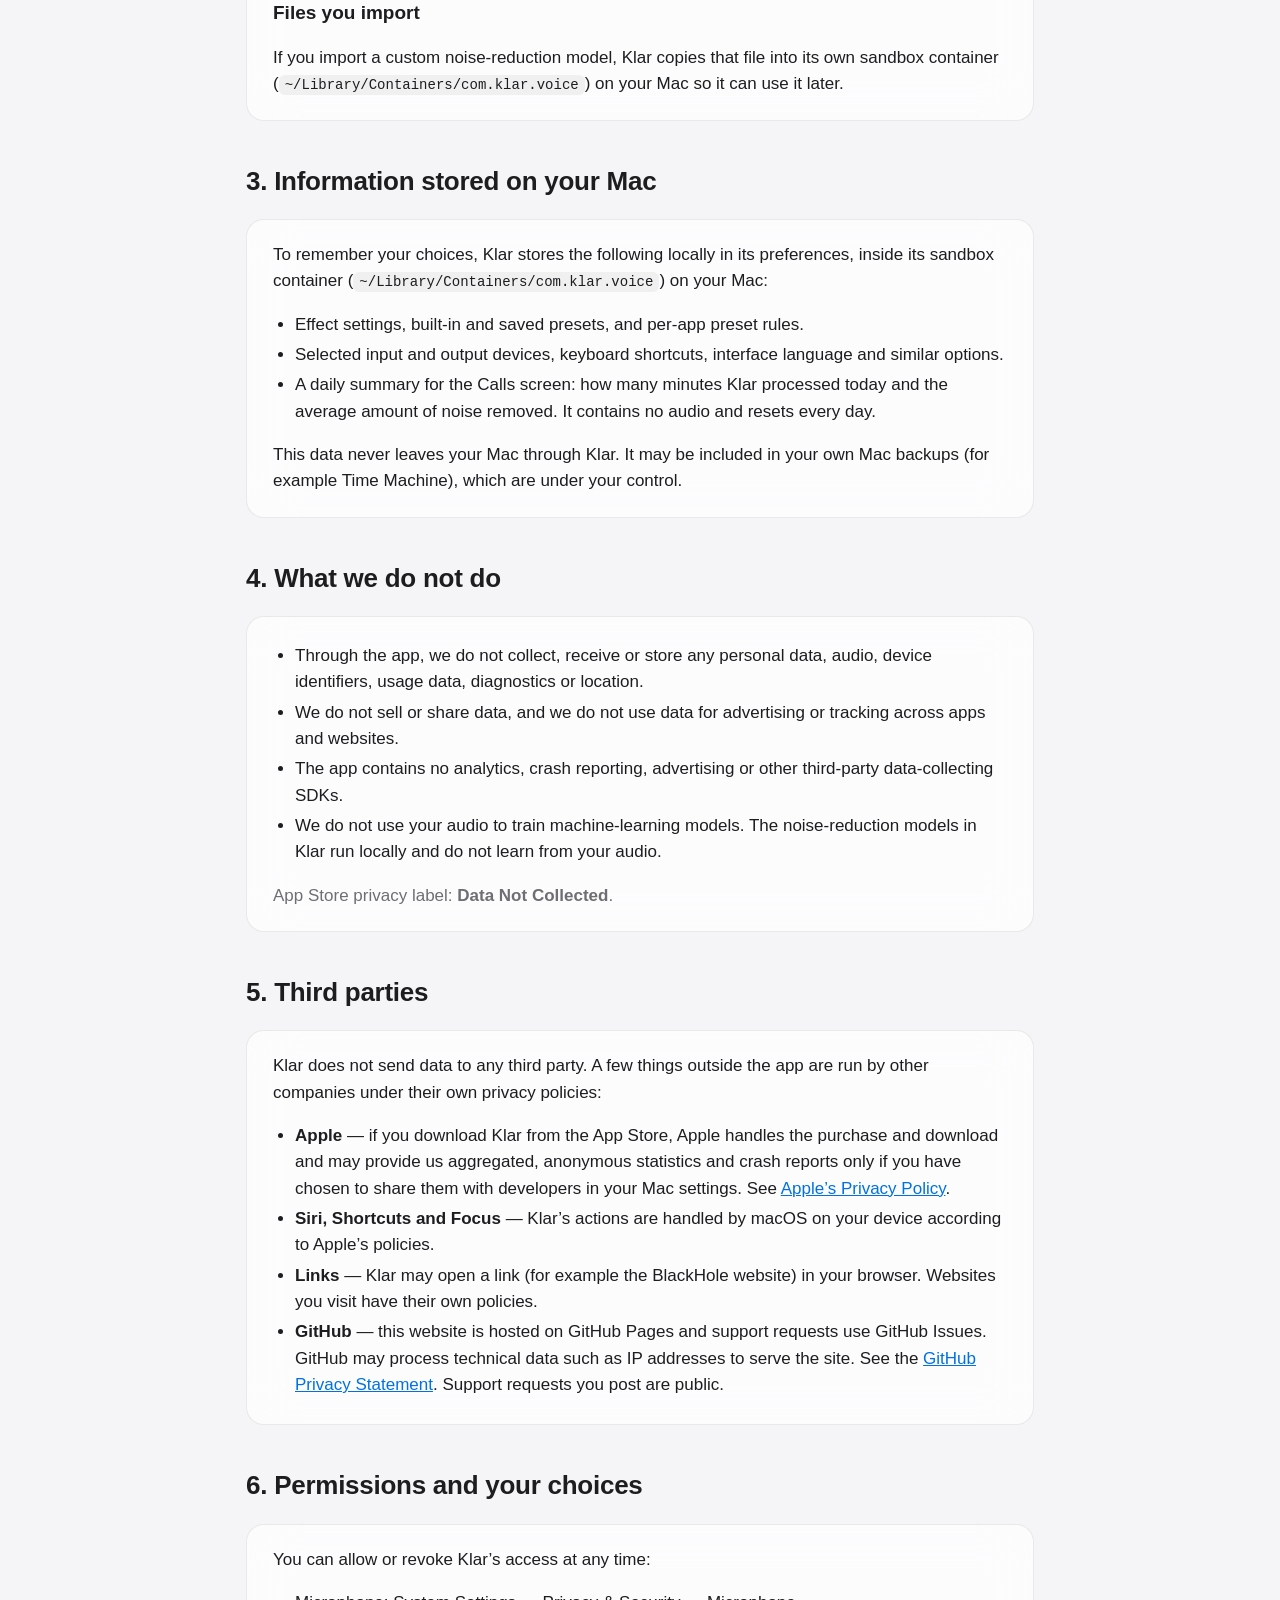
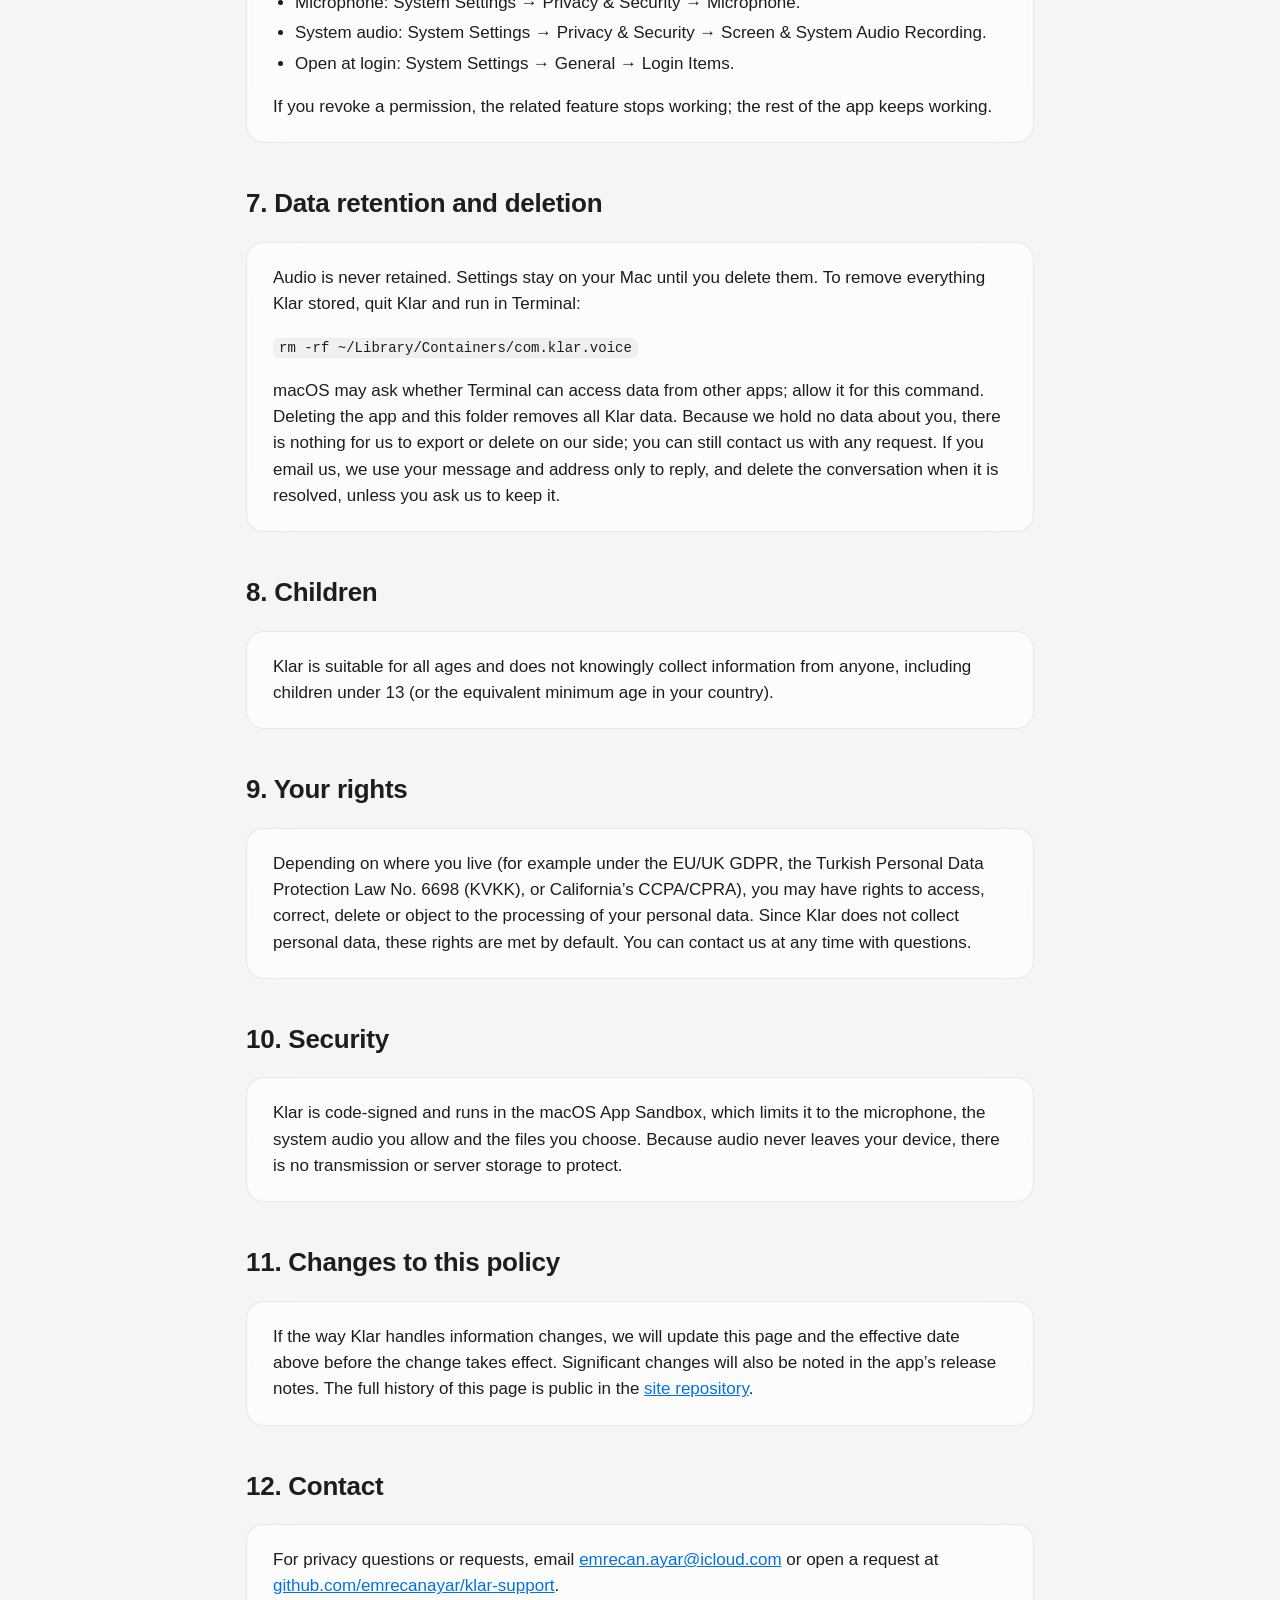
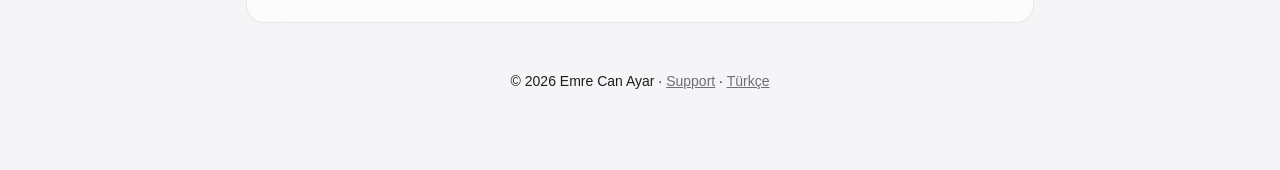
<file: privacy.html>
<!doctype html>
<html lang="en">
<head>
  <meta charset="utf-8">
  <meta name="viewport" content="width=device-width, initial-scale=1">
  <title>Klar Privacy Policy</title>
  <meta name="description" content="Klar processes audio entirely on your Mac. It collects no personal data, has no accounts, analytics, ads or tracking.">
  <link rel="icon" href="icon.png">
  <link rel="alternate" hreflang="tr" href="tr/privacy.html">
  <link rel="stylesheet" href="style.css">
</head>
<body>
<nav>
  <div class="inner">
    <a class="brand" href="./"><img src="icon.png" alt="">Klar</a>
    <a href="./">Support</a>
    <a href="privacy.html" aria-current="page">Privacy</a>
    <a href="tr/privacy.html" hreflang="tr" lang="tr">Türkçe</a>
  </div>
</nav>

<div class="wrap">
  <header class="hero">
    <h1>Privacy Policy</h1>
    <p>Klar processes your audio on your Mac. Nothing is sent to us or to anyone else.</p>
    <p class="updated">Effective date: November 19, 2026</p>
  </header>

  <div class="card">
    <h3 style="margin-top:0">In short</h3>
    <ul>
      <li>Klar does <strong>not collect</strong> any personal data. It has no accounts, no analytics, no advertising, no tracking and no third-party SDKs.</li>
      <li>All audio processing happens <strong>on your device</strong>, in real time, in memory.</li>
      <li>Klar does <strong>not connect to the internet</strong>. It does not upload audio, settings or usage data.</li>
      <li>Your settings stay on your Mac. You can delete them at any time.</li>
    </ul>
  </div>

  <h2>1. Who we are</h2>
  <div class="card">
    <p>Klar (“the app”) is developed and published by Emre Can Ayar (“we”, “us”). This policy explains how the app handles information. It applies to the Klar app for macOS and to this support website.</p>
  </div>

  <h2>2. Information the app accesses</h2>
  <div class="card">
    <h3>Microphone</h3>
    <p>With your permission, Klar reads your microphone to remove noise, echo and other problems from your voice, and sends the processed audio to the output device you choose. The audio is processed in memory as it arrives and is discarded right after. It is not recorded, stored, transcribed or analysed for content.</p>

    <h3>System audio (audio from other apps)</h3>
    <p>With your permission (System Audio Recording), Klar captures the sound other apps play — for example the person you hear on a call — to clarify it and to use it as the echo-cancellation reference. This audio is also processed in memory only and is never stored or transmitted.</p>

    <h3>Which app is using the microphone</h3>
    <p>If you turn on automatic start with calls or per-app presets, Klar checks which app (for example Zoom or a browser) is currently using the microphone, using its bundle identifier. Klar does not read the content of your calls, windows or browser tabs, and does not keep a history of the apps you use.</p>

    <h3>Test room recordings</h3>
    <p>In the Test room you can record a short sample of your voice to compare settings. The sample is kept in memory only and is gone when you record a new one or quit Klar. Only if you choose <em>Save before and after</em> does Klar write two WAV files, to the folder you select. Those files are yours; Klar does not read or send them anywhere. The same applies to any image you save from Klar: it goes only where you choose.</p>

    <h3>Files you import</h3>
    <p>If you import a custom noise-reduction model, Klar copies that file into its own sandbox container (<code>~/Library/Containers/com.klar.voice</code>) on your Mac so it can use it later.</p>
  </div>

  <h2>3. Information stored on your Mac</h2>
  <div class="card">
    <p>To remember your choices, Klar stores the following locally in its preferences, inside its sandbox container (<code>~/Library/Containers/com.klar.voice</code>) on your Mac:</p>
    <ul>
      <li>Effect settings, built-in and saved presets, and per-app preset rules.</li>
      <li>Selected input and output devices, keyboard shortcuts, interface language and similar options.</li>
      <li>A daily summary for the Calls screen: how many minutes Klar processed today and the average amount of noise removed. It contains no audio and resets every day.</li>
    </ul>
    <p>This data never leaves your Mac through Klar. It may be included in your own Mac backups (for example Time Machine), which are under your control.</p>
  </div>

  <h2>4. What we do not do</h2>
  <div class="card">
    <ul>
      <li>Through the app, we do not collect, receive or store any personal data, audio, device identifiers, usage data, diagnostics or location.</li>
      <li>We do not sell or share data, and we do not use data for advertising or tracking across apps and websites.</li>
      <li>The app contains no analytics, crash reporting, advertising or other third-party data-collecting SDKs.</li>
      <li>We do not use your audio to train machine-learning models. The noise-reduction models in Klar run locally and do not learn from your audio.</li>
    </ul>
    <p class="muted">App Store privacy label: <strong>Data Not Collected</strong>.</p>
  </div>

  <h2>5. Third parties</h2>
  <div class="card">
    <p>Klar does not send data to any third party. A few things outside the app are run by other companies under their own privacy policies:</p>
    <ul>
      <li><strong>Apple</strong> — if you download Klar from the App Store, Apple handles the purchase and download and may provide us aggregated, anonymous statistics and crash reports only if you have chosen to share them with developers in your Mac settings. See <a href="https://www.apple.com/legal/privacy/">Apple’s Privacy Policy</a>.</li>
      <li><strong>Siri, Shortcuts and Focus</strong> — Klar’s actions are handled by macOS on your device according to Apple’s policies.</li>
      <li><strong>Links</strong> — Klar may open a link (for example the BlackHole website) in your browser. Websites you visit have their own policies.</li>
      <li><strong>GitHub</strong> — this website is hosted on GitHub Pages and support requests use GitHub Issues. GitHub may process technical data such as IP addresses to serve the site. See the <a href="https://docs.github.com/site-policy/privacy-policies/github-general-privacy-statement">GitHub Privacy Statement</a>. Support requests you post are public.</li>
    </ul>
  </div>

  <h2>6. Permissions and your choices</h2>
  <div class="card">
    <p>You can allow or revoke Klar’s access at any time:</p>
    <ul>
      <li>Microphone: System Settings → Privacy &amp; Security → Microphone.</li>
      <li>System audio: System Settings → Privacy &amp; Security → Screen &amp; System Audio Recording.</li>
      <li>Open at login: System Settings → General → Login Items.</li>
    </ul>
    <p>If you revoke a permission, the related feature stops working; the rest of the app keeps working.</p>
  </div>

  <h2>7. Data retention and deletion</h2>
  <div class="card">
    <p>Audio is never retained. Settings stay on your Mac until you delete them. To remove everything Klar stored, quit Klar and run in Terminal:</p>
    <p><code>rm -rf ~/Library/Containers/com.klar.voice</code></p>
    <p>macOS may ask whether Terminal can access data from other apps; allow it for this command. Deleting the app and this folder removes all Klar data. Because we hold no data about you, there is nothing for us to export or delete on our side; you can still contact us with any request. If you email us, we use your message and address only to reply, and delete the conversation when it is resolved, unless you ask us to keep it.</p>
  </div>

  <h2>8. Children</h2>
  <div class="card">
    <p>Klar is suitable for all ages and does not knowingly collect information from anyone, including children under 13 (or the equivalent minimum age in your country).</p>
  </div>

  <h2>9. Your rights</h2>
  <div class="card">
    <p>Depending on where you live (for example under the EU/UK GDPR, the Turkish Personal Data Protection Law No. 6698 (KVKK), or California’s CCPA/CPRA), you may have rights to access, correct, delete or object to the processing of your personal data. Since Klar does not collect personal data, these rights are met by default. You can contact us at any time with questions.</p>
  </div>

  <h2>10. Security</h2>
  <div class="card">
    <p>Klar is code-signed and runs in the macOS App Sandbox, which limits it to the microphone, the system audio you allow and the files you choose. Because audio never leaves your device, there is no transmission or server storage to protect.</p>
  </div>

  <h2>11. Changes to this policy</h2>
  <div class="card">
    <p>If the way Klar handles information changes, we will update this page and the effective date above before the change takes effect. Significant changes will also be noted in the app’s release notes. The full history of this page is public in the <a href="https://github.com/emrecanayar/klar-support/commits/main/privacy.html">site repository</a>.</p>
  </div>

  <h2>12. Contact</h2>
  <div class="card">
    <p>For privacy questions or requests, email <a href="mailto:emrecan.ayar@icloud.com">emrecan.ayar@icloud.com</a> or open a request at <a href="https://github.com/emrecanayar/klar-support/issues/new/choose">github.com/emrecanayar/klar-support</a>.</p>
  </div>

  <footer>
    <p>© 2026 Emre Can Ayar · <a href="./">Support</a> · <a href="tr/privacy.html">Türkçe</a></p>
  </footer>
</div>
</body>
</html>
</file>
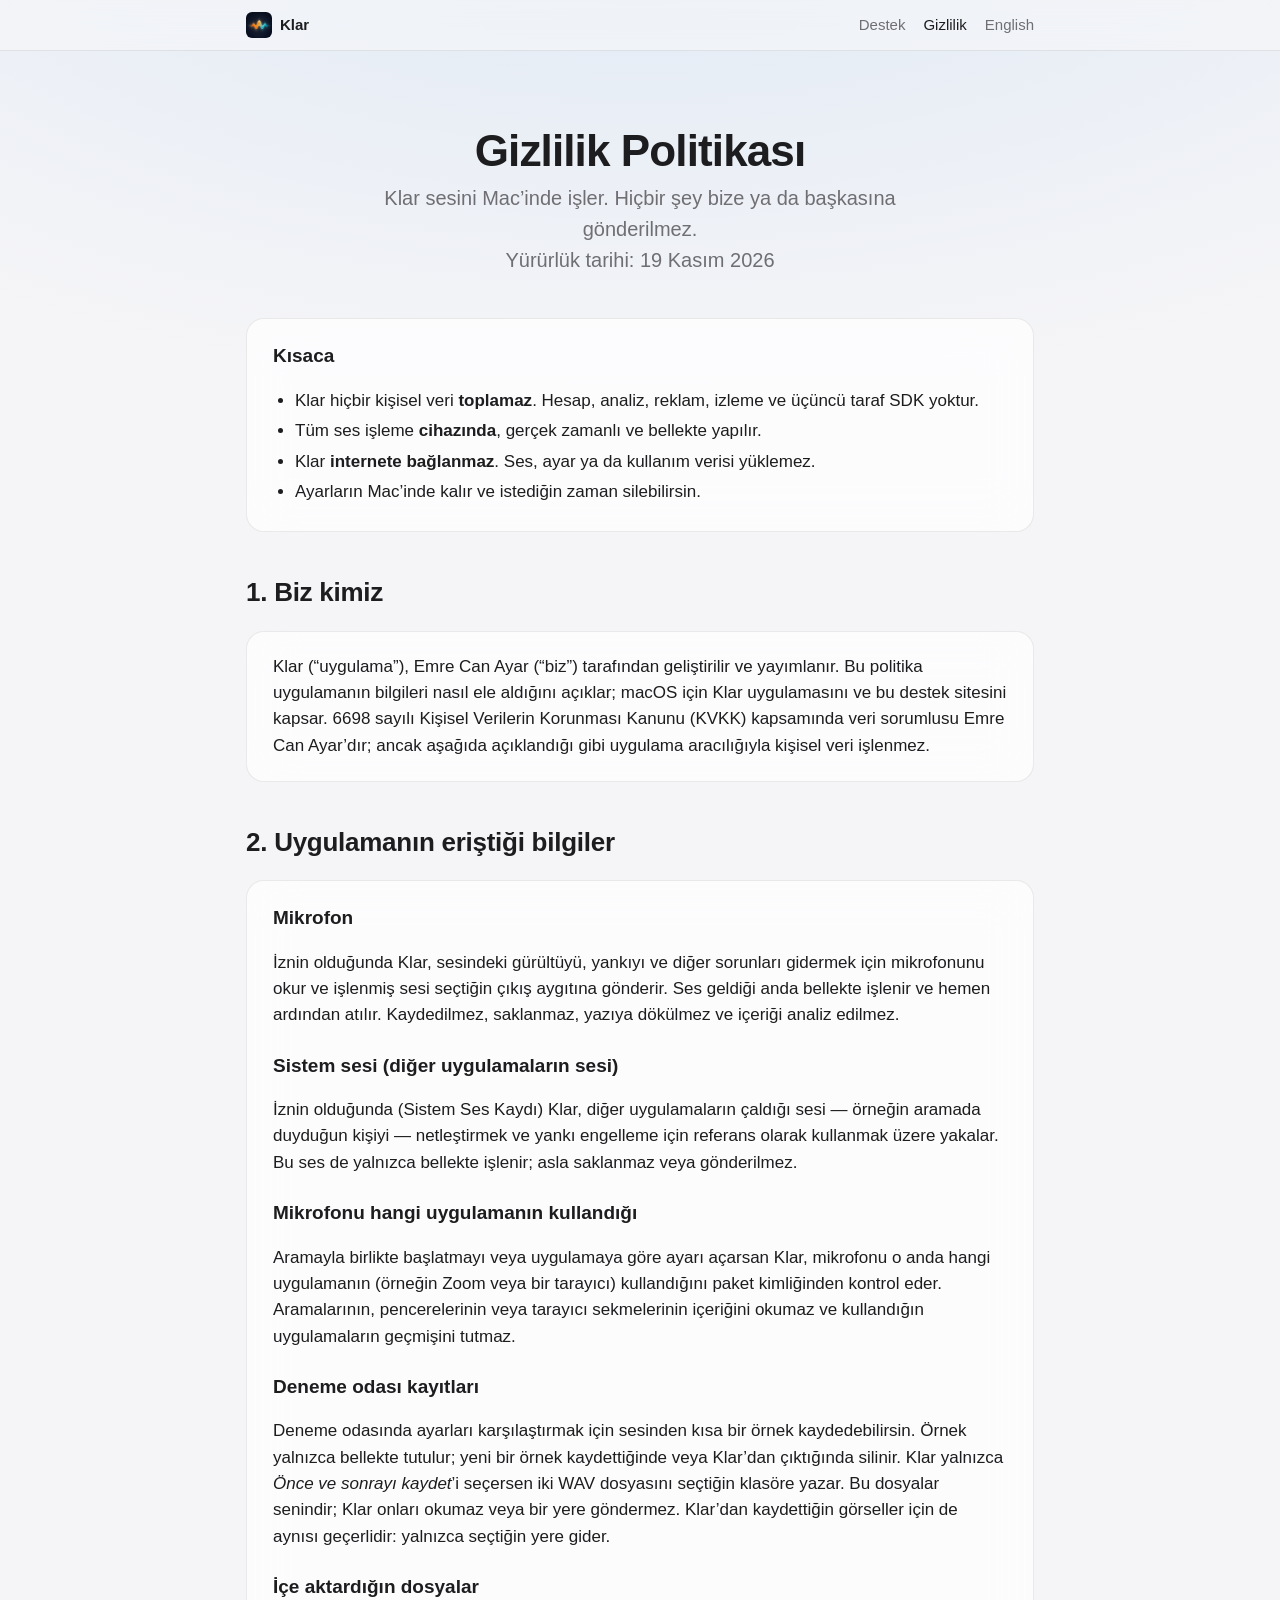
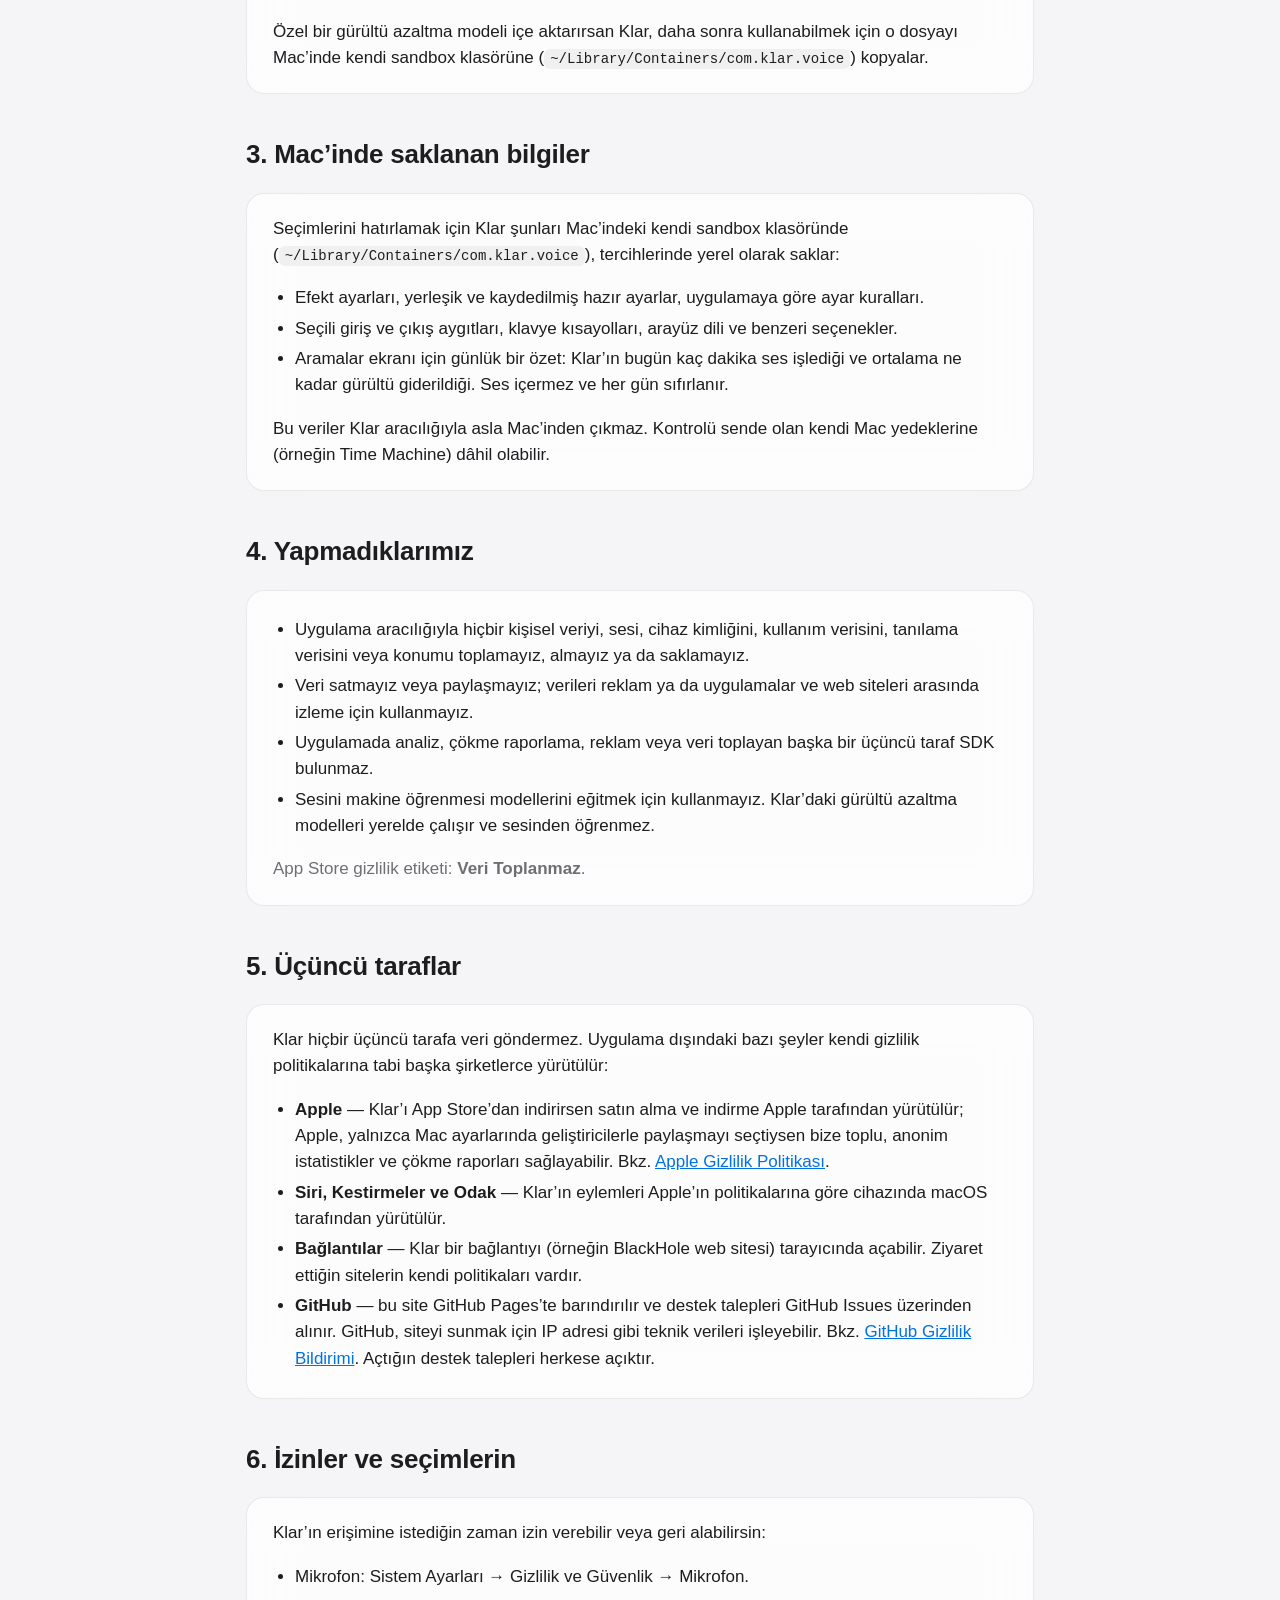
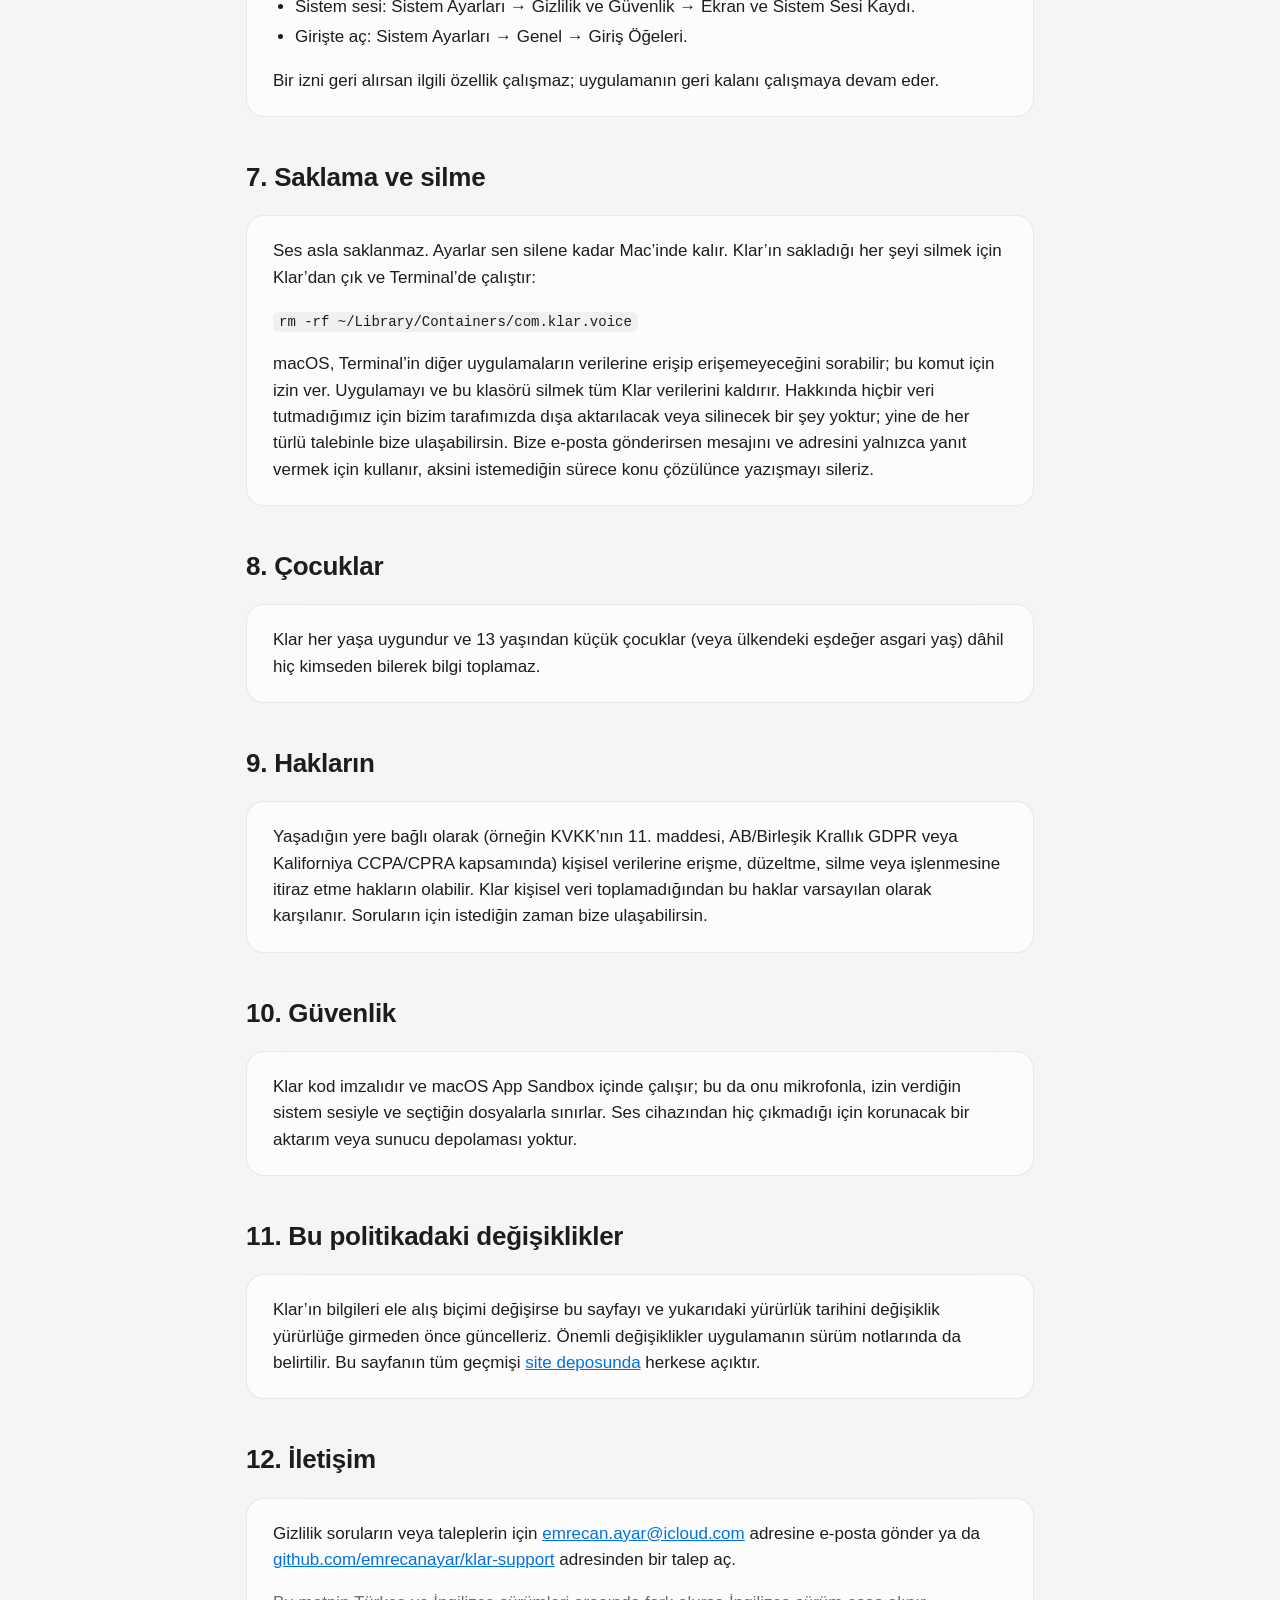
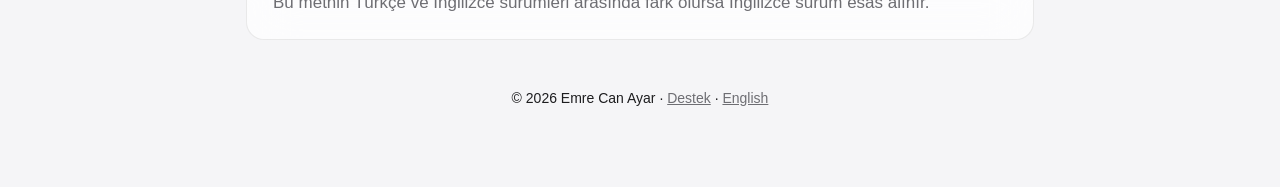
<file: tr/privacy.html>
<!doctype html>
<html lang="tr">
<head>
  <meta charset="utf-8">
  <meta name="viewport" content="width=device-width, initial-scale=1">
  <title>Klar Gizlilik Politikası</title>
  <meta name="description" content="Klar sesi tamamen Mac’inde işler. Kişisel veri toplamaz; hesap, analiz, reklam veya izleme yoktur.">
  <link rel="icon" href="../icon.png">
  <link rel="alternate" hreflang="en" href="../privacy.html">
  <link rel="stylesheet" href="../style.css">
</head>
<body>
<nav>
  <div class="inner">
    <a class="brand" href="./"><img src="../icon.png" alt="">Klar</a>
    <a href="./">Destek</a>
    <a href="privacy.html" aria-current="page">Gizlilik</a>
    <a href="../privacy.html" hreflang="en" lang="en">English</a>
  </div>
</nav>

<div class="wrap">
  <header class="hero">
    <h1>Gizlilik Politikası</h1>
    <p>Klar sesini Mac’inde işler. Hiçbir şey bize ya da başkasına gönderilmez.</p>
    <p class="updated">Yürürlük tarihi: 19 Kasım 2026</p>
  </header>

  <div class="card">
    <h3 style="margin-top:0">Kısaca</h3>
    <ul>
      <li>Klar hiçbir kişisel veri <strong>toplamaz</strong>. Hesap, analiz, reklam, izleme ve üçüncü taraf SDK yoktur.</li>
      <li>Tüm ses işleme <strong>cihazında</strong>, gerçek zamanlı ve bellekte yapılır.</li>
      <li>Klar <strong>internete bağlanmaz</strong>. Ses, ayar ya da kullanım verisi yüklemez.</li>
      <li>Ayarların Mac’inde kalır ve istediğin zaman silebilirsin.</li>
    </ul>
  </div>

  <h2>1. Biz kimiz</h2>
  <div class="card">
    <p>Klar (“uygulama”), Emre Can Ayar (“biz”) tarafından geliştirilir ve yayımlanır. Bu politika uygulamanın bilgileri nasıl ele aldığını açıklar; macOS için Klar uygulamasını ve bu destek sitesini kapsar. 6698 sayılı Kişisel Verilerin Korunması Kanunu (KVKK) kapsamında veri sorumlusu Emre Can Ayar’dır; ancak aşağıda açıklandığı gibi uygulama aracılığıyla kişisel veri işlenmez.</p>
  </div>

  <h2>2. Uygulamanın eriştiği bilgiler</h2>
  <div class="card">
    <h3>Mikrofon</h3>
    <p>İznin olduğunda Klar, sesindeki gürültüyü, yankıyı ve diğer sorunları gidermek için mikrofonunu okur ve işlenmiş sesi seçtiğin çıkış aygıtına gönderir. Ses geldiği anda bellekte işlenir ve hemen ardından atılır. Kaydedilmez, saklanmaz, yazıya dökülmez ve içeriği analiz edilmez.</p>

    <h3>Sistem sesi (diğer uygulamaların sesi)</h3>
    <p>İznin olduğunda (Sistem Ses Kaydı) Klar, diğer uygulamaların çaldığı sesi — örneğin aramada duyduğun kişiyi — netleştirmek ve yankı engelleme için referans olarak kullanmak üzere yakalar. Bu ses de yalnızca bellekte işlenir; asla saklanmaz veya gönderilmez.</p>

    <h3>Mikrofonu hangi uygulamanın kullandığı</h3>
    <p>Aramayla birlikte başlatmayı veya uygulamaya göre ayarı açarsan Klar, mikrofonu o anda hangi uygulamanın (örneğin Zoom veya bir tarayıcı) kullandığını paket kimliğinden kontrol eder. Aramalarının, pencerelerinin veya tarayıcı sekmelerinin içeriğini okumaz ve kullandığın uygulamaların geçmişini tutmaz.</p>

    <h3>Deneme odası kayıtları</h3>
    <p>Deneme odasında ayarları karşılaştırmak için sesinden kısa bir örnek kaydedebilirsin. Örnek yalnızca bellekte tutulur; yeni bir örnek kaydettiğinde veya Klar’dan çıktığında silinir. Klar yalnızca <em>Önce ve sonrayı kaydet</em>’i seçersen iki WAV dosyasını seçtiğin klasöre yazar. Bu dosyalar senindir; Klar onları okumaz veya bir yere göndermez. Klar’dan kaydettiğin görseller için de aynısı geçerlidir: yalnızca seçtiğin yere gider.</p>

    <h3>İçe aktardığın dosyalar</h3>
    <p>Özel bir gürültü azaltma modeli içe aktarırsan Klar, daha sonra kullanabilmek için o dosyayı Mac’inde kendi sandbox klasörüne (<code>~/Library/Containers/com.klar.voice</code>) kopyalar.</p>
  </div>

  <h2>3. Mac’inde saklanan bilgiler</h2>
  <div class="card">
    <p>Seçimlerini hatırlamak için Klar şunları Mac’indeki kendi sandbox klasöründe (<code>~/Library/Containers/com.klar.voice</code>), tercihlerinde yerel olarak saklar:</p>
    <ul>
      <li>Efekt ayarları, yerleşik ve kaydedilmiş hazır ayarlar, uygulamaya göre ayar kuralları.</li>
      <li>Seçili giriş ve çıkış aygıtları, klavye kısayolları, arayüz dili ve benzeri seçenekler.</li>
      <li>Aramalar ekranı için günlük bir özet: Klar’ın bugün kaç dakika ses işlediği ve ortalama ne kadar gürültü giderildiği. Ses içermez ve her gün sıfırlanır.</li>
    </ul>
    <p>Bu veriler Klar aracılığıyla asla Mac’inden çıkmaz. Kontrolü sende olan kendi Mac yedeklerine (örneğin Time Machine) dâhil olabilir.</p>
  </div>

  <h2>4. Yapmadıklarımız</h2>
  <div class="card">
    <ul>
      <li>Uygulama aracılığıyla hiçbir kişisel veriyi, sesi, cihaz kimliğini, kullanım verisini, tanılama verisini veya konumu toplamayız, almayız ya da saklamayız.</li>
      <li>Veri satmayız veya paylaşmayız; verileri reklam ya da uygulamalar ve web siteleri arasında izleme için kullanmayız.</li>
      <li>Uygulamada analiz, çökme raporlama, reklam veya veri toplayan başka bir üçüncü taraf SDK bulunmaz.</li>
      <li>Sesini makine öğrenmesi modellerini eğitmek için kullanmayız. Klar’daki gürültü azaltma modelleri yerelde çalışır ve sesinden öğrenmez.</li>
    </ul>
    <p class="muted">App Store gizlilik etiketi: <strong>Veri Toplanmaz</strong>.</p>
  </div>

  <h2>5. Üçüncü taraflar</h2>
  <div class="card">
    <p>Klar hiçbir üçüncü tarafa veri göndermez. Uygulama dışındaki bazı şeyler kendi gizlilik politikalarına tabi başka şirketlerce yürütülür:</p>
    <ul>
      <li><strong>Apple</strong> — Klar’ı App Store’dan indirirsen satın alma ve indirme Apple tarafından yürütülür; Apple, yalnızca Mac ayarlarında geliştiricilerle paylaşmayı seçtiysen bize toplu, anonim istatistikler ve çökme raporları sağlayabilir. Bkz. <a href="https://www.apple.com/tr/legal/privacy/">Apple Gizlilik Politikası</a>.</li>
      <li><strong>Siri, Kestirmeler ve Odak</strong> — Klar’ın eylemleri Apple’ın politikalarına göre cihazında macOS tarafından yürütülür.</li>
      <li><strong>Bağlantılar</strong> — Klar bir bağlantıyı (örneğin BlackHole web sitesi) tarayıcında açabilir. Ziyaret ettiğin sitelerin kendi politikaları vardır.</li>
      <li><strong>GitHub</strong> — bu site GitHub Pages’te barındırılır ve destek talepleri GitHub Issues üzerinden alınır. GitHub, siteyi sunmak için IP adresi gibi teknik verileri işleyebilir. Bkz. <a href="https://docs.github.com/site-policy/privacy-policies/github-general-privacy-statement">GitHub Gizlilik Bildirimi</a>. Açtığın destek talepleri herkese açıktır.</li>
    </ul>
  </div>

  <h2>6. İzinler ve seçimlerin</h2>
  <div class="card">
    <p>Klar’ın erişimine istediğin zaman izin verebilir veya geri alabilirsin:</p>
    <ul>
      <li>Mikrofon: Sistem Ayarları → Gizlilik ve Güvenlik → Mikrofon.</li>
      <li>Sistem sesi: Sistem Ayarları → Gizlilik ve Güvenlik → Ekran ve Sistem Sesi Kaydı.</li>
      <li>Girişte aç: Sistem Ayarları → Genel → Giriş Öğeleri.</li>
    </ul>
    <p>Bir izni geri alırsan ilgili özellik çalışmaz; uygulamanın geri kalanı çalışmaya devam eder.</p>
  </div>

  <h2>7. Saklama ve silme</h2>
  <div class="card">
    <p>Ses asla saklanmaz. Ayarlar sen silene kadar Mac’inde kalır. Klar’ın sakladığı her şeyi silmek için Klar’dan çık ve Terminal’de çalıştır:</p>
    <p><code>rm -rf ~/Library/Containers/com.klar.voice</code></p>
    <p>macOS, Terminal’in diğer uygulamaların verilerine erişip erişemeyeceğini sorabilir; bu komut için izin ver. Uygulamayı ve bu klasörü silmek tüm Klar verilerini kaldırır. Hakkında hiçbir veri tutmadığımız için bizim tarafımızda dışa aktarılacak veya silinecek bir şey yoktur; yine de her türlü talebinle bize ulaşabilirsin. Bize e-posta gönderirsen mesajını ve adresini yalnızca yanıt vermek için kullanır, aksini istemediğin sürece konu çözülünce yazışmayı sileriz.</p>
  </div>

  <h2>8. Çocuklar</h2>
  <div class="card">
    <p>Klar her yaşa uygundur ve 13 yaşından küçük çocuklar (veya ülkendeki eşdeğer asgari yaş) dâhil hiç kimseden bilerek bilgi toplamaz.</p>
  </div>

  <h2>9. Hakların</h2>
  <div class="card">
    <p>Yaşadığın yere bağlı olarak (örneğin KVKK’nın 11. maddesi, AB/Birleşik Krallık GDPR veya Kaliforniya CCPA/CPRA kapsamında) kişisel verilerine erişme, düzeltme, silme veya işlenmesine itiraz etme hakların olabilir. Klar kişisel veri toplamadığından bu haklar varsayılan olarak karşılanır. Soruların için istediğin zaman bize ulaşabilirsin.</p>
  </div>

  <h2>10. Güvenlik</h2>
  <div class="card">
    <p>Klar kod imzalıdır ve macOS App Sandbox içinde çalışır; bu da onu mikrofonla, izin verdiğin sistem sesiyle ve seçtiğin dosyalarla sınırlar. Ses cihazından hiç çıkmadığı için korunacak bir aktarım veya sunucu depolaması yoktur.</p>
  </div>

  <h2>11. Bu politikadaki değişiklikler</h2>
  <div class="card">
    <p>Klar’ın bilgileri ele alış biçimi değişirse bu sayfayı ve yukarıdaki yürürlük tarihini değişiklik yürürlüğe girmeden önce güncelleriz. Önemli değişiklikler uygulamanın sürüm notlarında da belirtilir. Bu sayfanın tüm geçmişi <a href="https://github.com/emrecanayar/klar-support/commits/main/tr/privacy.html">site deposunda</a> herkese açıktır.</p>
  </div>

  <h2>12. İletişim</h2>
  <div class="card">
    <p>Gizlilik soruların veya taleplerin için <a href="mailto:emrecan.ayar@icloud.com">emrecan.ayar@icloud.com</a> adresine e-posta gönder ya da <a href="https://github.com/emrecanayar/klar-support/issues/new/choose">github.com/emrecanayar/klar-support</a> adresinden bir talep aç.</p>
    <p class="muted">Bu metnin Türkçe ve İngilizce sürümleri arasında fark olursa İngilizce sürüm esas alınır.</p>
  </div>

  <footer>
    <p>© 2026 Emre Can Ayar · <a href="./">Destek</a> · <a href="../privacy.html">English</a></p>
  </footer>
</div>
</body>
</html>
</file>
<file: style.css>
:root {
  --bg: #f5f5f7;
  --bg-glow: rgba(0, 113, 227, 0.10);
  --card: rgba(255, 255, 255, 0.72);
  --card-border: rgba(0, 0, 0, 0.08);
  --text: #1d1d1f;
  --muted: #6e6e73;
  --accent: #0071e3;
  --code-bg: rgba(0, 0, 0, 0.05);
  --radius: 18px;
}

@media (prefers-color-scheme: dark) {
  :root {
    --bg: #000000;
    --bg-glow: rgba(41, 151, 255, 0.16);
    --card: rgba(28, 28, 30, 0.72);
    --card-border: rgba(255, 255, 255, 0.10);
    --text: #f5f5f7;
    --muted: #a1a1a6;
    --accent: #2997ff;
    --code-bg: rgba(255, 255, 255, 0.08);
  }
}

* { box-sizing: border-box; }

html { -webkit-text-size-adjust: 100%; }

body {
  margin: 0;
  background: radial-gradient(1200px 600px at 50% -200px, var(--bg-glow), transparent), var(--bg);
  background-attachment: fixed;
  color: var(--text);
  font: 17px/1.55 -apple-system, BlinkMacSystemFont, "SF Pro Text", "Helvetica Neue", Helvetica, Arial, sans-serif;
}

.wrap { max-width: 820px; margin: 0 auto; padding: 0 16px 64px; }

nav {
  position: sticky; top: 0; z-index: 10;
  backdrop-filter: saturate(180%) blur(20px);
  -webkit-backdrop-filter: saturate(180%) blur(20px);
  background: color-mix(in srgb, var(--bg) 70%, transparent);
  border-bottom: 1px solid var(--card-border);
}
nav .inner {
  max-width: 820px; margin: 0 auto; padding: 12px 16px;
  display: flex; align-items: center; gap: 18px; flex-wrap: wrap;
}
nav .brand { display: flex; align-items: center; gap: 8px; font-weight: 600; color: var(--text); text-decoration: none; margin-right: auto; }
nav .brand img { width: 26px; height: 26px; border-radius: 6px; }
nav a { color: var(--muted); text-decoration: none; font-size: 15px; }
nav a:hover, nav a[aria-current="page"] { color: var(--text); }

header.hero { text-align: center; padding: 56px 0 24px; }
header.hero img { width: 112px; height: 112px; border-radius: 24px; box-shadow: 0 12px 40px rgba(0,0,0,0.18); }
header.hero h1 { font-size: 44px; line-height: 1.1; letter-spacing: -0.02em; margin: 20px 0 8px; }
header.hero p { color: var(--muted); font-size: 20px; margin: 0 auto; max-width: 600px; }
.updated { color: var(--muted); font-size: 14px; margin-top: 12px; }

.card {
  background: var(--card);
  border: 1px solid var(--card-border);
  border-radius: var(--radius);
  padding: 22px 26px;
  margin: 18px 0;
  backdrop-filter: saturate(180%) blur(24px);
  -webkit-backdrop-filter: saturate(180%) blur(24px);
}
.card > :first-child { margin-top: 0; }
.card > :last-child { margin-bottom: 0; }

h2 { font-size: 26px; letter-spacing: -0.01em; margin: 40px 0 8px; }
h3 { font-size: 19px; margin: 22px 0 6px; }
p, li { color: var(--text); }
.muted { color: var(--muted); }
a { color: var(--accent); }
code, kbd { font: 14px ui-monospace, "SF Mono", Menlo, monospace; background: var(--code-bg); padding: 2px 6px; border-radius: 6px; }
ul, ol { padding-left: 22px; }
li { margin: 4px 0; }

details { border-top: 1px solid var(--card-border); padding: 12px 0; }
details:first-of-type { border-top: 0; padding-top: 0; }
summary { cursor: pointer; font-weight: 600; }
details > :not(summary) { margin-top: 8px; }

table { width: 100%; border-collapse: collapse; font-size: 15px; }
th, td { text-align: left; padding: 8px 10px; border-bottom: 1px solid var(--card-border); vertical-align: top; }
th { color: var(--muted); font-weight: 600; }
.table-scroll { overflow-x: auto; }

.button {
  display: inline-block; background: var(--accent); color: #fff; text-decoration: none;
  padding: 10px 20px; border-radius: 980px; font-weight: 600; margin: 4px 6px 4px 0;
}
.button.secondary { background: var(--code-bg); color: var(--text); }

.grid { display: grid; grid-template-columns: repeat(auto-fit, minmax(220px, 1fr)); gap: 14px; }
.grid .card { margin: 0; }

footer { color: var(--muted); font-size: 14px; text-align: center; margin-top: 48px; }
footer a { color: var(--muted); }

@media (max-width: 560px) {
  header.hero h1 { font-size: 34px; }
  header.hero p { font-size: 18px; }
  .card { padding: 18px; }
}
</file>
